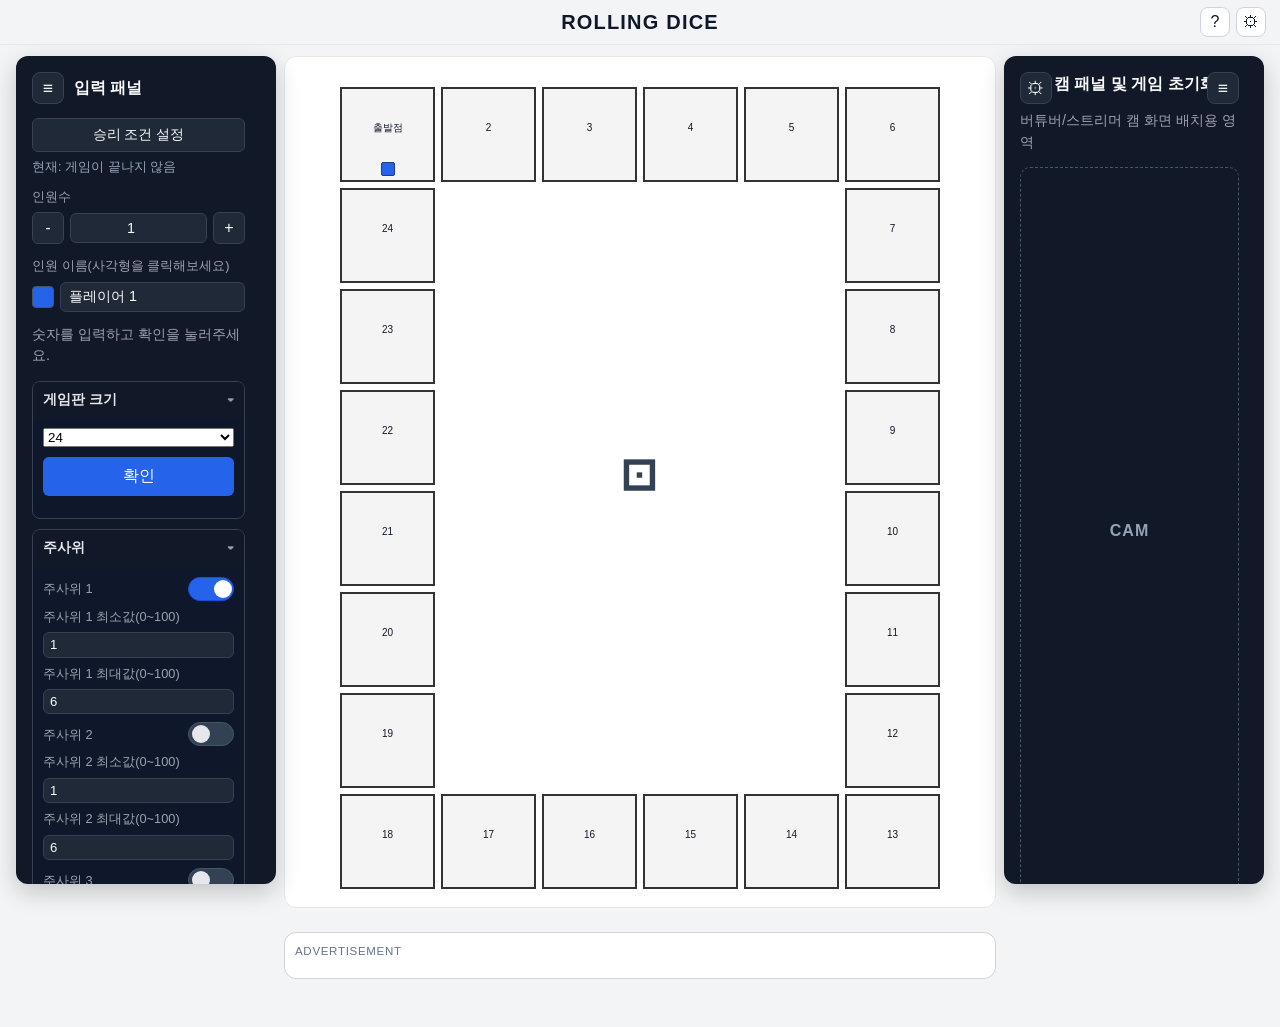
<file: index.html>
<!DOCTYPE html>
<html lang="ko">
<head>
  <meta charset="UTF-8" />
  <meta name="viewport" content="width=device-width, initial-scale=1.0" />
  <title>주루마블</title>
  <link rel="stylesheet" href="style.css" />
</head>
<body>
  <header class="app-header">
    <h1 class="app-title"><a class="app-title-link" href="main.html">ROLLING DICE</a></h1>
    <button id="openHelpBtn" type="button" aria-label="도움말 열기">?</button>
    <button id="openPageSettingsBtn" type="button" aria-label="페이지 설정 열기">⚙</button>
  </header>
  <button id="openSidebarBtn" type="button" aria-label="사이드바 펼치기">≡</button>
  <button id="openRightSidebarBtn" type="button" aria-label="오른쪽 사이드바 펼치기">≡</button>
  <div class="layout">
    <aside class="sidebar left-sidebar">
      <div id="leftResizeHandle" class="sidebar-resize-handle" aria-hidden="true"></div>
      <div class="sidebar-top">
        <button id="toggleSidebarBtn" type="button">≡</button>
        <span class="sidebar-title">입력 패널</span>
      </div>
      <div class="win-condition-control">
        <button id="openWinConditionBtn" type="button">승리 조건 설정</button>
        <div id="winConditionSummary" class="win-condition-summary">현재: 게임이 끝나지 않음</div>
      </div>
      <div class="player-count-control">
        <label class="style-label" for="playerCountInput">인원수</label>
        <div class="player-count-row">
          <button id="decreasePlayerBtn" type="button" aria-label="인원수 감소">-</button>
          <input id="playerCountInput" type="number" min="1" step="1" value="1" readonly />
          <button id="increasePlayerBtn" type="button" aria-label="인원수 증가">+</button>
        </div>
      </div>
      <div class="player-name-control">
        <label class="style-label">인원 이름(사각형을 클릭해보세요)</label>
        <div id="playerNameList" class="player-name-list"></div>
      </div>
      <p class="sidebar-help">숫자를 입력하고 확인을 눌러주세요.</p>

      <details class="sidebar-group" open>
        <summary class="sidebar-group-title">게임판 크기</summary>
        <div class="sidebar-group-content">
          <div class="sidebar-form">
            <div class="row">
              <select id="numberInput"></select>
              <button id="checkBtn" type="button">확인</button>
            </div>
          </div>
        </div>
      </details>

      <details class="sidebar-group" open>
        <summary class="sidebar-group-title">주사위</summary>
        <div class="sidebar-group-content">
          <div class="dice-style-form">
            <div id="diceRow1" class="dice-side-row">
              <div class="dice-toggle-row">
                <span class="style-label">주사위 1</span>
                <label class="toggle-switch">
                  <input id="dice1Enabled" type="checkbox" checked />
                  <span class="toggle-slider" aria-hidden="true"></span>
                </label>
              </div>
              <label class="style-label" for="dice1MinInput">주사위 1 최소값(0~100)</label>
              <input id="dice1MinInput" type="number" min="0" max="100" value="1" />
              <label class="style-label" for="dice1MaxInput">주사위 1 최대값(0~100)</label>
              <input id="dice1MaxInput" type="number" min="0" max="100" value="6" />
            </div>
            <div id="diceRow2" class="dice-side-row">
              <div class="dice-toggle-row">
                <span class="style-label">주사위 2</span>
                <label class="toggle-switch">
                  <input id="dice2Enabled" type="checkbox" />
                  <span class="toggle-slider" aria-hidden="true"></span>
                </label>
              </div>
              <label class="style-label" for="dice2MinInput">주사위 2 최소값(0~100)</label>
              <input id="dice2MinInput" type="number" min="0" max="100" value="1" />
              <label class="style-label" for="dice2MaxInput">주사위 2 최대값(0~100)</label>
              <input id="dice2MaxInput" type="number" min="0" max="100" value="6" />
            </div>
            <div id="diceRow3" class="dice-side-row">
              <div class="dice-toggle-row">
                <span class="style-label">주사위 3</span>
                <label class="toggle-switch">
                  <input id="dice3Enabled" type="checkbox" />
                  <span class="toggle-slider" aria-hidden="true"></span>
                </label>
              </div>
              <label class="style-label" for="dice3MinInput">주사위 3 최소값(0~100)</label>
              <input id="dice3MinInput" type="number" min="0" max="100" value="1" />
              <label class="style-label" for="dice3MaxInput">주사위 3 최대값(0~100)</label>
              <input id="dice3MaxInput" type="number" min="0" max="100" value="6" />
            </div>

            <button id="rollDiceBtn" type="button">주사위 굴리기</button>
            <div id="diceResult" class="dice-result"></div>
            <label class="style-label" for="diceTextSizeInput">결과 글자 크기</label>
            <input id="diceTextSizeInput" type="number" min="10" max="32" value="14" />
            <label class="style-label" for="diceTextColorInput">결과 글자 색</label>
            <input id="diceTextColorInput" type="color" value="#e5e7eb" />
            <label class="style-label" for="diceTextFamilyInput">결과 글꼴</label>
            <select id="diceTextFamilyInput">
              <option value="Arial, sans-serif">Arial</option>
              <option value="'Malgun Gothic', sans-serif">Malgun Gothic</option>
              <option value="'맑은 고딕', sans-serif">맑은 고딕</option>
              <option value="'Noto Sans KR', sans-serif">Noto Sans KR</option>
              <option value="'Courier New', monospace">Courier New</option>
            </select>
          </div>
        </div>
      </details>

      <details class="sidebar-group">
        <summary class="sidebar-group-title">텍스트 설정</summary>
        <div class="sidebar-group-content">
          <div class="text-style-form">
            <label class="style-label" for="fontSizeInput">글자 크기</label>
            <input id="fontSizeInput" type="number" min="8" max="24" value="10" />

            <label class="style-label" for="fontColorInput">글자 색</label>
            <input id="fontColorInput" type="color" value="#111827" />

            <label class="style-label" for="fontFamilyInput">글꼴</label>
            <select id="fontFamilyInput">
              <option value="Arial, sans-serif">Arial</option>
              <option value="'Malgun Gothic', sans-serif">Malgun Gothic</option>
              <option value="'맑은 고딕', sans-serif">맑은 고딕</option>
              <option value="'Noto Sans KR', sans-serif">Noto Sans KR</option>
              <option value="'Courier New', monospace">Courier New</option>
            </select>
          </div>
        </div>
      </details>

      <details class="sidebar-group">
        <summary class="sidebar-group-title">상자 설정</summary>
        <div class="sidebar-group-content">
          <div class="box-style-form">
            <label class="style-label" for="boxShapeInput">상자 모양</label>
            <select id="boxShapeInput">
              <option value="square">기본 상자</option>
              <option value="rounded">둥근 상자</option>
              <option value="circle">원형 상자</option>
              <option value="diamond">마름모 상자</option>
              <option value="ticket">티켓 상자</option>
              <option value="hexagon">육각형 상자</option>
            </select>

            <label class="style-label" for="boxRadiusInput">모서리 각도(px)</label>
            <input id="boxRadiusInput" type="number" min="0" max="30" value="0" />

            <label class="style-label" for="boxFillColorInput">배경색</label>
            <input id="boxFillColorInput" type="color" value="#f4f4f4" />

            <label class="style-label" for="boxBorderWidthInput">테두리 굵기(px)</label>
            <input id="boxBorderWidthInput" type="number" min="0" max="10" value="2" />

            <label class="style-label" for="boxBorderColorInput">테두리 색</label>
            <input id="boxBorderColorInput" type="color" value="#333333" />

            <label class="style-label" for="boxImageInput">상자 이미지</label>
            <input id="boxImageInput" type="file" accept="image/*" />
            <button id="clearBoxImageBtn" type="button">상자 이미지 제거</button>
          </div>
        </div>
      </details>

      <details class="sidebar-group">
        <summary class="sidebar-group-title">배경 설정</summary>
        <div class="sidebar-group-content">
          <div class="background-style-form">
            <label class="style-label" for="backgroundColorInput">배경 색</label>
            <input id="backgroundColorInput" type="color" value="#ffffff" />

            <label class="style-label" for="backgroundImageInput">배경 이미지</label>
            <input id="backgroundImageInput" type="file" accept="image/*" />
            <button id="clearBackgroundImageBtn" type="button">배경 이미지 제거</button>
          </div>
        </div>
      </details>

      <details class="sidebar-group">
        <summary class="sidebar-group-title">가운데 텍스트</summary>
        <div class="sidebar-group-content">
          <div class="center-text-form">
            <label class="style-label" for="centerTextInput">가운데 텍스트</label>
            <textarea id="centerTextInput" rows="3" placeholder="가운데에 표시할 텍스트"></textarea>
          </div>
        </div>
      </details>

      <details class="sidebar-group">
        <summary class="sidebar-group-title">목록</summary>
        <div class="sidebar-group-content">
          <div class="sidebar-list-wrap">
            <ul id="numberList" class="number-list"></ul>
          </div>
        </div>
      </details>

      <div class="reset-settings-wrap">
        <button id="resetAllSettingsBtn" type="button">설정 초기화</button>
      </div>
    </aside>

    <aside class="sidebar right-sidebar">
      <div id="rightResizeHandle" class="sidebar-resize-handle" aria-hidden="true"></div>
      <div class="sidebar-top">
        <button id="openCamSettingsBtn" type="button" aria-label="캠 패널 설정 열기">⚙</button>
        <button id="toggleRightSidebarBtn" type="button" aria-label="오른쪽 사이드바 접기">≡</button>
        <span id="camPanelTitle" class="sidebar-title">캠 패널 및 게임 초기화</span>
      </div>
      <p id="camPanelHelp" class="sidebar-help">버튜버/스트리머 캠 화면 배치용 영역</p>
      <div id="cameraSlot" class="camera-slot">
        <div id="cameraSlotLabel" class="camera-slot-label">CAM</div>
      </div>
      <button id="resetGameBtn" type="button" class="reset-game-btn">게임 초기화</button>
    </aside>

    <main class="content">
      <div id="boxContainer"></div>
      <div id="centerTextOverlay" class="center-text-overlay">
        <div id="centerDiceOverlay" class="center-dice-overlay" aria-hidden="true"></div>
        <div id="centerDiceResult" class="center-dice-result" aria-live="polite"></div>
        <div id="centerTextDisplay" class="center-text-display"></div>
      </div>
    </main>
  </div>

  <footer class="app-footer">
    <div class="ad-banner-wrap">
      <div class="ad-banner-label">ADVERTISEMENT</div>
      <!-- Google AdSense 배너 자리 -->
      
      <script async src="https://pagead2.googlesyndication.com/pagead/js/adsbygoogle.js?client=ca-pub-6275594997985179"
              crossorigin="anonymous"></script>
      <ins class="adsbygoogle"
           style="display:block"
           data-ad-client="ca-pub-6275594997985179"
           data-ad-slot="8625515571"
           data-ad-format="auto"
           data-full-width-responsive="true"></ins>
      <script>
           (adsbygoogle = window.adsbygoogle || []).push({});
      </script>
    </div>
  </footer>

  <div id="roleModal" class="role-modal" role="dialog" aria-modal="true" aria-hidden="true">
    <div class="role-modal-backdrop" data-close="1"></div>
    <div class="role-modal-content">
        <div class="role-modal-header">
        <div class="role-modal-title">특수칸 지정</div>
        <button id="roleModalCloseBtn" type="button" class="role-modal-close" aria-label="닫기">
          ×
        </button>
      </div>

      <div class="role-modal-body">
        <label class="style-label" for="roleSelect">특수칸</label>
        <select id="roleSelect"></select>
        <label class="style-label" for="roleNInput">n</label>
        <input id="roleNInput" type="number" min="1" max="120" value="3" />

        <div class="role-modal-effect">
          <div class="style-label">효과</div>
          <div id="roleEffectText" class="role-effect-text">선택해주세요.</div>
        </div>
      </div>

      <div class="role-modal-actions">
        <button id="roleClearBtn" type="button" class="role-clear-btn">특수칸 해제</button>
        <button id="roleApplyBtn" type="button" class="role-apply-btn">적용</button>
      </div>
    </div>
  </div>

  <div id="camModal" class="role-modal" role="dialog" aria-modal="true" aria-hidden="true">
    <div class="role-modal-backdrop" data-close-cam="1"></div>
    <div class="role-modal-content">
      <div class="role-modal-header">
        <div class="role-modal-title">캠 패널 설정</div>
        <button id="camModalCloseBtn" type="button" class="role-modal-close" aria-label="닫기">×</button>
      </div>
      <div class="role-modal-body">
        <div class="cam-panel-form">
          <label class="style-label" for="camPanelTitleInput">패널 제목</label>
          <input id="camPanelTitleInput" type="text" value="캠 패널 및 게임 초기화" />

          <label class="style-label" for="camPanelHelpInput">패널 설명</label>
          <input id="camPanelHelpInput" type="text" value="버튜버/스트리머 캠 화면 배치용 영역" />

          <label class="style-label" for="camPanelLabelInput">CAM 텍스트</label>
          <input id="camPanelLabelInput" type="text" value="CAM" />

          <label class="style-label" for="camSidebarBgColorInput">사이드바 배경색</label>
          <input id="camSidebarBgColorInput" type="color" value="#111827" />
          <label class="style-label" for="camSidebarImageInput">사이드바 배경 이미지</label>
          <input id="camSidebarImageInput" type="file" accept="image/*" />
          <button id="clearCamSidebarImageBtn" type="button">사이드바 이미지 제거</button>

          <label class="style-label" for="camSlotBgColorInput">CAM 영역 배경색</label>
          <input id="camSlotBgColorInput" type="color" value="#111827" />
          <label class="style-label" for="camSlotImageInput">CAM 영역 배경 이미지</label>
          <input id="camSlotImageInput" type="file" accept="image/*" />
          <button id="clearCamSlotImageBtn" type="button">CAM 이미지 제거</button>
        </div>
      </div>
    </div>
  </div>

  <div id="tokenModal" class="role-modal" role="dialog" aria-modal="true" aria-hidden="true">
    <div class="role-modal-backdrop" data-close-token="1"></div>
    <div class="role-modal-content">
      <div class="role-modal-header">
        <div class="role-modal-title">말 설정</div>
        <button id="tokenModalCloseBtn" type="button" class="role-modal-close" aria-label="닫기">×</button>
      </div>
      <div class="role-modal-body">
        <label class="style-label" for="tokenColorInput">말 색</label>
        <input id="tokenColorInput" type="color" value="#2563eb" />

        <label class="style-label" for="tokenSizeInput">말 크기(px)</label>
        <input id="tokenSizeInput" type="number" min="8" max="48" value="14" />

        <label class="style-label" for="tokenImageInput">말 이미지</label>
        <input id="tokenImageInput" type="file" accept="image/*" />
        <button id="clearTokenImageBtn" type="button">이미지 제거</button>
      </div>
    </div>
  </div>

  <div id="planeMoveModal" class="role-modal" role="dialog" aria-modal="true" aria-hidden="true">
    <div class="role-modal-backdrop" data-close-plane="1"></div>
    <div class="role-modal-content">
      <div class="role-modal-header">
        <div class="role-modal-title">비행기 이동</div>
        <button id="planeMoveModalCloseBtn" type="button" class="role-modal-close" aria-label="닫기">×</button>
      </div>
      <div class="role-modal-body">
        <label class="style-label" for="planeDestinationSelect">이동할 칸 선택</label>
        <select id="planeDestinationSelect"></select>
      </div>
      <div class="role-modal-actions">
        <button id="planeMoveApplyBtn" type="button" class="role-apply-btn">이동 적용</button>
      </div>
    </div>
  </div>

  <div id="winConditionModal" class="role-modal" role="dialog" aria-modal="true" aria-hidden="true">
    <div class="role-modal-backdrop" data-close-win="1"></div>
    <div class="role-modal-content">
      <div class="role-modal-header">
        <div class="role-modal-title">승리 조건 설정</div>
        <button id="winConditionModalCloseBtn" type="button" class="role-modal-close" aria-label="닫기">×</button>
      </div>
      <div class="role-modal-body">
        <label class="style-label" for="winConditionSelect">게임 종료 조건</label>
        <select id="winConditionSelect">
          <option value="firstNLaps">가장 먼저 n바퀴 돌면 게임 끝</option>
          <option value="allNLaps">모든 플레이어가 n바퀴 돌면 게임 끝</option>
          <option value="never">게임이 끝나지 않음</option>
        </select>
        <label id="winLapTargetLabel" class="style-label" for="winLapTargetInput">n 바퀴</label>
        <input id="winLapTargetInput" type="number" min="1" max="100" value="1" />
      </div>
      <div class="role-modal-actions">
        <button id="winConditionApplyBtn" type="button" class="role-apply-btn">적용</button>
      </div>
    </div>
  </div>

  <div id="pageSettingsModal" class="role-modal" role="dialog" aria-modal="true" aria-hidden="true">
    <div class="role-modal-backdrop" data-close-page="1"></div>
    <div class="role-modal-content">
      <div class="role-modal-header">
        <div class="role-modal-title">페이지 설정</div>
        <button id="pageSettingsModalCloseBtn" type="button" class="role-modal-close" aria-label="닫기">×</button>
      </div>
      <div class="role-modal-body">
        <label class="style-label" for="pageBgColorInput">페이지 배경색</label>
        <input id="pageBgColorInput" type="color" value="#f3f4f6" />
        <label class="style-label" for="pageBgImageInput">페이지 배경 이미지</label>
        <input id="pageBgImageInput" type="file" accept="image/*" />
        <button id="clearPageBgImageBtn" type="button">페이지 배경 이미지 제거</button>
      </div>
    </div>
  </div>

  <div id="helpModal" class="role-modal" role="dialog" aria-modal="true" aria-hidden="true">
    <div class="role-modal-backdrop" data-close-help="1"></div>
    <div class="role-modal-content">
      <div class="role-modal-header">
        <div class="role-modal-title">튜토리얼</div>
        <button id="helpModalCloseBtn" type="button" class="role-modal-close" aria-label="닫기">×</button>
      </div>
      <div class="role-modal-body">
        <div class="tutorial-note">일단 수정 하고 싶은 곳이 있다면 아마도 대부분 수정 가능합니다.</div>
        <div class="tutorial-note">화면이 이상하면 새로고침을 해주세요.</div>
        <div class="tutorial-carousel">
          <button id="helpPrevBtn" type="button" class="tutorial-nav tutorial-nav-left" aria-label="이전 튜토리얼">←</button>
          <div id="helpVisual" class="tutorial-visual" aria-live="polite"></div>
          <button id="helpNextBtn" type="button" class="tutorial-nav tutorial-nav-right" aria-label="다음 튜토리얼">→</button>
        </div>
        <div id="helpDots" class="tutorial-dots" aria-label="튜토리얼 페이지"></div>
        <div id="helpCaption" class="tutorial-caption"></div>
      </div>
    </div>
  </div>

  <script>
    const numberInput = document.getElementById("numberInput");
    const checkBtn = document.getElementById("checkBtn");
    const toggleSidebarBtn = document.getElementById("toggleSidebarBtn");
    const openSidebarBtn = document.getElementById("openSidebarBtn");
    const openRightSidebarBtn = document.getElementById("openRightSidebarBtn");
    const openCamSettingsBtn = document.getElementById("openCamSettingsBtn");
    const openHelpBtn = document.getElementById("openHelpBtn");
    const openPageSettingsBtn = document.getElementById("openPageSettingsBtn");
    const toggleRightSidebarBtn = document.getElementById("toggleRightSidebarBtn");
    const resetGameBtn = document.getElementById("resetGameBtn");
    const resetAllSettingsBtn = document.getElementById("resetAllSettingsBtn");
    const openWinConditionBtn = document.getElementById("openWinConditionBtn");
    const winConditionSummary = document.getElementById("winConditionSummary");
    const decreasePlayerBtn = document.getElementById("decreasePlayerBtn");
    const increasePlayerBtn = document.getElementById("increasePlayerBtn");
    const playerCountInput = document.getElementById("playerCountInput");
    const playerNameList = document.getElementById("playerNameList");
    const numberList = document.getElementById("numberList");
    const boxContainer = document.getElementById("boxContainer");
    const fontSizeInput = document.getElementById("fontSizeInput");
    const fontColorInput = document.getElementById("fontColorInput");
    const fontFamilyInput = document.getElementById("fontFamilyInput");
    const boxShapeInput = document.getElementById("boxShapeInput");
    const boxRadiusInput = document.getElementById("boxRadiusInput");
    const boxFillColorInput = document.getElementById("boxFillColorInput");
    const boxBorderWidthInput = document.getElementById("boxBorderWidthInput");
    const boxBorderColorInput = document.getElementById("boxBorderColorInput");
    const boxImageInput = document.getElementById("boxImageInput");
    const clearBoxImageBtn = document.getElementById("clearBoxImageBtn");
    const backgroundColorInput = document.getElementById("backgroundColorInput");
    const backgroundImageInput = document.getElementById("backgroundImageInput");
    const clearBackgroundImageBtn = document.getElementById("clearBackgroundImageBtn");
    const centerTextInput = document.getElementById("centerTextInput");
    const centerTextOverlay = document.getElementById("centerTextOverlay");
    const centerDiceOverlay = document.getElementById("centerDiceOverlay");
    const centerDiceResult = document.getElementById("centerDiceResult");
    const centerTextDisplay = document.getElementById("centerTextDisplay");
    const camPanelTitleInput = document.getElementById("camPanelTitleInput");
    const camPanelHelpInput = document.getElementById("camPanelHelpInput");
    const camPanelLabelInput = document.getElementById("camPanelLabelInput");
    const camSidebarBgColorInput = document.getElementById("camSidebarBgColorInput");
    const camSidebarImageInput = document.getElementById("camSidebarImageInput");
    const clearCamSidebarImageBtn = document.getElementById("clearCamSidebarImageBtn");
    const camSlotBgColorInput = document.getElementById("camSlotBgColorInput");
    const camSlotImageInput = document.getElementById("camSlotImageInput");
    const clearCamSlotImageBtn = document.getElementById("clearCamSlotImageBtn");
    const camPanelTitle = document.getElementById("camPanelTitle");
    const camPanelHelp = document.getElementById("camPanelHelp");
    const cameraSlot = document.getElementById("cameraSlot");
    const cameraSlotLabel = document.getElementById("cameraSlotLabel");
    const content = document.querySelector(".content");
    const dice1Enabled = document.getElementById("dice1Enabled");
    const dice2Enabled = document.getElementById("dice2Enabled");
    const dice3Enabled = document.getElementById("dice3Enabled");
    const dice1MinInput = document.getElementById("dice1MinInput");
    const dice1MaxInput = document.getElementById("dice1MaxInput");
    const dice2MinInput = document.getElementById("dice2MinInput");
    const dice2MaxInput = document.getElementById("dice2MaxInput");
    const dice3MinInput = document.getElementById("dice3MinInput");
    const dice3MaxInput = document.getElementById("dice3MaxInput");
    const rollDiceBtn = document.getElementById("rollDiceBtn");
    const diceResult = document.getElementById("diceResult");
    const diceTextSizeInput = document.getElementById("diceTextSizeInput");
    const diceTextColorInput = document.getElementById("diceTextColorInput");
    const diceTextFamilyInput = document.getElementById("diceTextFamilyInput");

    const roleModal = document.getElementById("roleModal");
    const roleSelect = document.getElementById("roleSelect");
    const roleNInput = document.getElementById("roleNInput");
    const roleEffectText = document.getElementById("roleEffectText");
    const roleApplyBtn = document.getElementById("roleApplyBtn");
    const roleClearBtn = document.getElementById("roleClearBtn");
    const roleModalCloseBtn = document.getElementById("roleModalCloseBtn");
    const camModal = document.getElementById("camModal");
    const camModalCloseBtn = document.getElementById("camModalCloseBtn");
    const tokenModal = document.getElementById("tokenModal");
    const tokenModalCloseBtn = document.getElementById("tokenModalCloseBtn");
    const tokenColorInput = document.getElementById("tokenColorInput");
    const tokenSizeInput = document.getElementById("tokenSizeInput");
    const tokenImageInput = document.getElementById("tokenImageInput");
    const clearTokenImageBtn = document.getElementById("clearTokenImageBtn");
    const planeMoveModal = document.getElementById("planeMoveModal");
    const planeMoveModalCloseBtn = document.getElementById("planeMoveModalCloseBtn");
    const planeDestinationSelect = document.getElementById("planeDestinationSelect");
    const planeMoveApplyBtn = document.getElementById("planeMoveApplyBtn");
    const pageSettingsModal = document.getElementById("pageSettingsModal");
    const pageSettingsModalCloseBtn = document.getElementById("pageSettingsModalCloseBtn");
    const pageBgColorInput = document.getElementById("pageBgColorInput");
    const pageBgImageInput = document.getElementById("pageBgImageInput");
    const clearPageBgImageBtn = document.getElementById("clearPageBgImageBtn");
    const helpModal = document.getElementById("helpModal");
    const helpModalCloseBtn = document.getElementById("helpModalCloseBtn");
    const helpPrevBtn = document.getElementById("helpPrevBtn");
    const helpNextBtn = document.getElementById("helpNextBtn");
    const helpVisual = document.getElementById("helpVisual");
    const helpDots = document.getElementById("helpDots");
    const helpCaption = document.getElementById("helpCaption");
    const winConditionModal = document.getElementById("winConditionModal");
    const winConditionModalCloseBtn = document.getElementById("winConditionModalCloseBtn");
    const winConditionSelect = document.getElementById("winConditionSelect");
    const winLapTargetInput = document.getElementById("winLapTargetInput");
    const winLapTargetLabel = document.getElementById("winLapTargetLabel");
    const winConditionApplyBtn = document.getElementById("winConditionApplyBtn");
    const leftResizeHandle = document.getElementById("leftResizeHandle");
    const rightResizeHandle = document.getElementById("rightResizeHandle");

    let lastRenderedTotal = null;
    let listLabels = [];
    let itemStyles = [];
    let roleTexts = [];
    let roleNValues = [];
    let startBoxIndex = null;
    let boxImageUrl = "";
    let backgroundImageUrl = "";
    let pageBackgroundImageUrl = "";
    let leftSidebarWidth = 260;
    let rightSidebarWidth = 260;
    let camSidebarImageUrl = "";
    let camSlotImageUrl = "";
    let playerNames = ["플레이어 1"];
    let playerTokenStyles = [{ color: "#2563eb", size: 14, imageUrl: "" }];
    let playerPositions = [0];
    let currentPlayerIndex = 0;
    let directionSign = 1; // 1: 시계방향, -1: 반시계방향
    let playerJailTurns = [0];
    let playerLapCounts = [0];
    let tokenModalPlayerIndex = null;
    let pendingPlaneDecision = null;
    let isRestoringState = false;
    let persistTimer = null;
    let winConditionType = "never";
    let winConditionLapTarget = 1;
    let gameEnded = false;
    let helpSlideIndex = 0;

    const STORAGE_KEY = "rollingDiceGameStateV1";
    const BACKGROUND_IMAGE_STORAGE_KEY = "rollingDiceBackgroundImageV1";
    const PLAYER_TOKEN_IMAGES_STORAGE_KEY = "rollingDicePlayerTokenImagesV1";
    const CAM_PANEL_IMAGES_STORAGE_KEY = "rollingDiceCamPanelImagesV1";
    const PAGE_BACKGROUND_IMAGE_STORAGE_KEY = "rollingDicePageBackgroundImageV1";

    const ROLE_DEFS = [
      {
        id: "start",
        name: "시작",
        effect: "모노폴리 시작 칸으로 취급됩니다. (게임 규칙 연결 예정)"
      },
      {
        id: "forwardN",
        name: "앞으로 n칸",
        effect: "앞으로 n칸 이동합니다. (n 값은 추후 구현)"
      },
      {
        id: "backwardN",
        name: "뒤로 n칸",
        effect: "뒤로 n칸 이동합니다. (n 값은 추후 구현)"
      },
      {
        id: "reverseDirection",
        name: "진행 방향 반전",
        effect: "현재 진행 방향을 반대로 바꿉니다. (게임 규칙 연결 예정)"
      },
      {
        id: "jail",
        name: "감옥",
        effect: "감옥 상태가 됩니다. (감옥 규칙 연결 예정)"
      },
      {
        id: "goToJail",
        name: "감옥 가기",
        effect: "즉시 감옥 칸으로 이동합니다. (게임 규칙 연결 예정)"
      },
      {
        id: "plane",
        name: "비행기",
        effect: "비행기 칸입니다. (목적지/연결 규칙 추후 구현)"
      },
      {
        id: "goToPlane",
        name: "비행기 가기",
        effect: "비행기 목적지 칸으로 이동합니다. (게임 규칙 연결 예정)"
      }
    ];

    const HELP_SLIDES = [
      {
        title: "1) 게임판 크기 선택",
        mockHtml: `
          <div class="tutorial-mock-card">
            <div class="tutorial-mock-label">게임판 크기</div>
            <div class="tutorial-mock-select">24</div>
            <div class="tutorial-mock-btn">확인</div>
          </div>
        `,
        caption: "[위치: 왼쪽 사이드바] 왼쪽 입력 패널 상단의 게임판 크기에서 24를 선택하고 바로 아래 확인 버튼을 누르세요. 적용되면 보드 테두리 칸 수가 즉시 바뀌고, 목록 개수도 같은 수로 다시 생성됩니다. 테스트용으로는 24 또는 30이 가장 확인하기 쉽습니다."
      },
      {
        title: "2) 승리 조건 설정",
        mockHtml: `
          <div class="tutorial-mock-card">
            <div class="tutorial-mock-label">게임 종료 조건</div>
            <div class="tutorial-mock-select">가장 먼저 n바퀴 돌면 게임 끝</div>
            <div class="tutorial-mock-inline">
              <div class="tutorial-mock-label">n 바퀴</div>
              <div class="tutorial-mock-input">1</div>
            </div>
            <div class="tutorial-mock-btn">적용</div>
          </div>
        `,
        visual: "승리 조건: 가장 먼저 n바퀴, n=1",
        caption: "[위치: 왼쪽 사이드바 상단] 입력 패널 맨 위 승리 조건 설정 버튼을 눌러 팝업을 엽니다. 짧게 테스트할 때는 '가장 먼저 n바퀴' + n=1, 실제 플레이는 n=2~3을 권장합니다. '게임이 끝나지 않음'을 선택하면 종료 판정 없이 계속 진행됩니다."
      },
      {
        title: "3) 인원/말 설정",
        mockHtml: `
          <div class="tutorial-mock-card">
            <div class="tutorial-mock-label">인원수</div>
            <div class="tutorial-mock-stepper">
              <span class="tutorial-mock-step-btn">-</span>
              <span class="tutorial-mock-step-value">2</span>
              <span class="tutorial-mock-step-btn">+</span>
            </div>
            <div class="tutorial-mock-player-row">
              <span class="tutorial-mock-token"></span>
              <span class="tutorial-mock-player-name">플레이어 1</span>
            </div>
            <div class="tutorial-mock-player-row">
              <span class="tutorial-mock-token tutorial-mock-token-alt"></span>
              <span class="tutorial-mock-player-name">플레이어 2</span>
            </div>
          </div>
        `,
        visual: "인원수 2명, 플레이어 이름/말 색상 지정",
        caption: "[위치: 왼쪽 사이드바] 인원수의 + / - 버튼으로 플레이어 수를 먼저 맞춘 뒤, 아래 이름 입력칸을 수정하세요. 각 이름 왼쪽의 작은 사각형 버튼을 누르면 말 설정 팝업이 열리고, 색상/크기/이미지를 지정할 수 있습니다. 설정 후 보드 칸 안 말 모양이 즉시 바뀌면 정상입니다."
      },
      {
        title: "4) 특수칸 지정",
        mockHtml: `
          <div class="tutorial-mock-card">
            <div class="tutorial-mock-label">칸 설정 예시</div>
            <div class="tutorial-mock-chip-row">
              <span class="tutorial-mock-chip">5번: 앞으로 2칸</span>
              <span class="tutorial-mock-chip">9번: 감옥</span>
              <span class="tutorial-mock-chip">13번: 비행기</span>
            </div>
            <div class="tutorial-mock-note">칸 톱니 버튼 → 특수칸 → 적용</div>
          </div>
        `,
        visual: "예시: 5번 앞으로2칸 / 9번 감옥 / 13번 비행기",
        caption: "[위치: 왼쪽 사이드바의 목록 섹션] 왼쪽 목록에서 원하는 칸의 톱니 버튼을 눌러 상세 패널을 열고, 특수칸 버튼으로 종류를 지정합니다. 예: 5번 앞으로 2칸, 9번 감옥, 13번 비행기. 적용 후 해당 칸 이름이 특수칸 이름으로 바뀌고, 실제 이동 시 효과가 발동합니다."
      },
      {
        title: "5) 주사위 설정",
        mockHtml: `
          <div class="tutorial-mock-card">
            <div class="tutorial-mock-dice-row">
              <span>주사위 1</span>
              <span class="tutorial-mock-toggle on"></span>
            </div>
            <div class="tutorial-mock-inline">
              <div class="tutorial-mock-input">최소 1</div>
              <div class="tutorial-mock-input">최대 6</div>
            </div>
            <div class="tutorial-mock-dice-row">
              <span>주사위 2/3</span>
              <span class="tutorial-mock-toggle"></span>
            </div>
          </div>
        `,
        visual: "주사위1 ON(1~6), 주사위2/3 OFF",
        caption: "[위치: 왼쪽 사이드바의 주사위 섹션] 주사위 1~3 각각 ON/OFF를 정하고, 켠 주사위만 최소/최대값 범위에서 랜덤으로 굴러갑니다. 처음에는 주사위1만 ON(1~6)으로 두면 디버깅이 쉽습니다. 최대값은 최소값보다 작게 둘 수 없고 자동 보정됩니다."
      },
      {
        title: "6) 턴 진행",
        mockHtml: `
          <div class="tutorial-mock-card">
            <div class="tutorial-mock-center-dice">⚀ ⚁</div>
            <div class="tutorial-mock-btn">주사위 굴리기</div>
            <div class="tutorial-mock-note">특수칸 팝업이 뜨면 선택 완료 후 다음 턴</div>
          </div>
        `,
        visual: "가운데 주사위 클릭 또는 주사위 굴리기",
        caption: "[위치: 중앙 보드(주사위 아이콘) 또는 왼쪽 사이드바(주사위 굴리기)] 가운데 주사위 아이콘 또는 왼쪽의 주사위 굴리기 버튼을 눌러 현재 차례 플레이어를 이동시킵니다. 결과 문구에 '누가 몇 번에서 몇 번으로 이동했는지'가 표시되고, 특수칸 효과도 함께 출력됩니다. 비행기 팝업이 뜨면 목적지를 선택해야 턴이 완료됩니다."
      },
      {
        title: "7) 초기화 차이",
        mockHtml: `
          <div class="tutorial-mock-card">
            <div class="tutorial-mock-inline">
              <div class="tutorial-mock-btn tutorial-mock-btn-muted">설정 초기화</div>
              <div class="tutorial-mock-btn tutorial-mock-btn-danger">게임 초기화</div>
            </div>
            <div class="tutorial-mock-note">설정 초기화: 옵션 전체 / 게임 초기화: 말 위치와 턴</div>
          </div>
        `,
        visual: "설정 초기화 vs 게임 초기화",
        caption: "[위치: 설정 초기화=왼쪽 사이드바 하단 / 게임 초기화=오른쪽 사이드바 하단] 설정 초기화(왼쪽 하단)는 칸 수/스타일/특수칸/주사위/승리조건 등 입력 패널 설정 전체를 기본값으로 되돌립니다. 게임 초기화(오른쪽 패널 하단)는 말 위치, 턴, 방향, 감옥 상태 같은 진행 정보만 초기화하고 시각 설정은 유지합니다."
      }
    ];

    function fileToDataUrl(file) {
      return new Promise((resolve, reject) => {
        const reader = new FileReader();
        reader.onload = () => resolve(String(reader.result || ""));
        reader.onerror = reject;
        reader.readAsDataURL(file);
      });
    }

    function resizeImageDataUrl(dataUrl, maxSide = 1600) {
      return new Promise((resolve) => {
        const img = new Image();
        img.onload = () => {
          const width = img.width || 0;
          const height = img.height || 0;
          if (width <= maxSide && height <= maxSide) {
            resolve(dataUrl);
            return;
          }

          const ratio = Math.min(maxSide / width, maxSide / height);
          const targetW = Math.max(1, Math.round(width * ratio));
          const targetH = Math.max(1, Math.round(height * ratio));
          const canvas = document.createElement("canvas");
          canvas.width = targetW;
          canvas.height = targetH;
          const ctx = canvas.getContext("2d");
          if (!ctx) {
            resolve(dataUrl);
            return;
          }

          ctx.drawImage(img, 0, 0, targetW, targetH);
          const resized = canvas.toDataURL("image/jpeg", 0.82);
          resolve(resized || dataUrl);
        };
        img.onerror = () => resolve(dataUrl);
        img.src = dataUrl;
      });
    }

    function persistBackgroundImageNow() {
      try {
        localStorage.setItem(BACKGROUND_IMAGE_STORAGE_KEY, backgroundImageUrl || "");
      } catch (error) {
        console.warn("배경 이미지 저장 실패", error);
      }
    }

    function persistPlayerTokenImagesNow() {
      try {
        const images = playerTokenStyles.map((style) => String(style?.imageUrl || ""));
        localStorage.setItem(PLAYER_TOKEN_IMAGES_STORAGE_KEY, JSON.stringify(images));
      } catch (error) {
        console.warn("말 이미지 저장 실패", error);
      }
    }

    function persistCamPanelImagesNow() {
      try {
        const payload = {
          sidebarImageUrl: camSidebarImageUrl || "",
          slotImageUrl: camSlotImageUrl || ""
        };
        localStorage.setItem(CAM_PANEL_IMAGES_STORAGE_KEY, JSON.stringify(payload));
      } catch (error) {
        console.warn("캠 패널 이미지 저장 실패", error);
      }
    }

    function persistPageBackgroundImageNow() {
      try {
        localStorage.setItem(PAGE_BACKGROUND_IMAGE_STORAGE_KEY, pageBackgroundImageUrl || "");
      } catch (error) {
        console.warn("페이지 배경 이미지 저장 실패", error);
      }
    }

    function buildPersistedState() {
      return {
        numberInput: numberInput.value,
        playerCount: playerCountInput.value,
        playerNames,
        playerTokenStyles,
        playerPositions,
        currentPlayerIndex,
        directionSign,
        playerJailTurns,
        playerLapCounts,
        lastRenderedTotal,
        listLabels,
        itemStyles,
        roleTexts,
        roleNValues,
        startBoxIndex,
        dice: {
          enabled: [dice1Enabled.checked, dice2Enabled.checked, dice3Enabled.checked],
          min: [dice1MinInput.value, dice2MinInput.value, dice3MinInput.value],
          max: [dice1MaxInput.value, dice2MaxInput.value, dice3MaxInput.value],
          result: diceResult.textContent || "",
          centerResult: centerDiceResult.textContent || ""
        },
        diceTextStyle: {
          size: diceTextSizeInput.value,
          color: diceTextColorInput.value,
          family: diceTextFamilyInput.value
        },
        textStyle: {
          size: fontSizeInput.value,
          color: fontColorInput.value,
          family: fontFamilyInput.value
        },
        boxStyle: {
          shape: boxShapeInput.value,
          radius: boxRadiusInput.value,
          fill: boxFillColorInput.value,
          borderWidth: boxBorderWidthInput.value,
          borderColor: boxBorderColorInput.value,
          imageUrl: boxImageUrl
        },
        background: {
          color: backgroundColorInput.value,
          imageUrl: backgroundImageUrl
        },
        centerText: centerTextInput.value,
        camPanel: {
          title: camPanelTitleInput.value,
          help: camPanelHelpInput.value,
          label: camPanelLabelInput.value,
          sidebarBgColor: camSidebarBgColorInput.value,
          sidebarImageUrl: camSidebarImageUrl,
          slotBgColor: camSlotBgColorInput.value,
          slotImageUrl: camSlotImageUrl
        },
        pageBackground: {
          color: pageBgColorInput.value,
          imageUrl: pageBackgroundImageUrl
        },
        layout: {
          leftSidebarWidth,
          rightSidebarWidth
        },
        winCondition: {
          type: winConditionType,
          lapTarget: winConditionLapTarget,
          gameEnded
        }
      };
    }

    function persistStateNow() {
      if (isRestoringState) return;
      try {
        localStorage.setItem(STORAGE_KEY, JSON.stringify(buildPersistedState()));
      } catch (error) {
        // 전체 상태 저장이 실패해도 배경 이미지는 별도 키에 저장 시도
        persistBackgroundImageNow();
        persistPlayerTokenImagesNow();
        persistCamPanelImagesNow();
        persistPageBackgroundImageNow();
        console.warn("전체 상태 저장 실패", error);
      }
    }

    function schedulePersistState() {
      if (isRestoringState) return;
      if (persistTimer) {
        clearTimeout(persistTimer);
      }
      persistTimer = setTimeout(() => {
        persistStateNow();
      }, 120);
    }

    function restoreStateFromStorage() {
      const raw = localStorage.getItem(STORAGE_KEY);
      if (!raw) return;

      let saved = null;
      try {
        saved = JSON.parse(raw);
      } catch {
        return;
      }
      if (!saved || typeof saved !== "object") return;

      isRestoringState = true;
      try {
        if (saved.numberInput) numberInput.value = String(saved.numberInput);
        if (saved.playerCount) playerCountInput.value = String(saved.playerCount);
        if (Array.isArray(saved.playerNames)) playerNames = saved.playerNames.slice();
        if (Array.isArray(saved.playerTokenStyles)) playerTokenStyles = saved.playerTokenStyles.slice();
        const standaloneTokenImagesRaw = localStorage.getItem(PLAYER_TOKEN_IMAGES_STORAGE_KEY);
        if (standaloneTokenImagesRaw) {
          try {
            const standaloneTokenImages = JSON.parse(standaloneTokenImagesRaw);
            if (Array.isArray(standaloneTokenImages)) {
              for (let i = 0; i < standaloneTokenImages.length; i += 1) {
                const imageUrl = String(standaloneTokenImages[i] || "");
                if (!playerTokenStyles[i]) {
                  playerTokenStyles[i] = { color: "#2563eb", size: 14, imageUrl: "" };
                }
                if (imageUrl) {
                  playerTokenStyles[i].imageUrl = imageUrl;
                }
              }
            }
          } catch {
            // ignore parse error
          }
        }
        if (Array.isArray(saved.playerPositions)) playerPositions = saved.playerPositions.slice();
        if (typeof saved.currentPlayerIndex === "number") currentPlayerIndex = Math.max(0, saved.currentPlayerIndex);
        if (typeof saved.directionSign === "number") directionSign = saved.directionSign === -1 ? -1 : 1;
        if (Array.isArray(saved.playerJailTurns)) playerJailTurns = saved.playerJailTurns.slice();
        if (Array.isArray(saved.playerLapCounts)) playerLapCounts = saved.playerLapCounts.slice();

        if (Array.isArray(saved.listLabels)) listLabels = saved.listLabels.slice();
        if (Array.isArray(saved.itemStyles)) itemStyles = saved.itemStyles.slice();
        if (Array.isArray(saved.roleTexts)) roleTexts = saved.roleTexts.slice();
        if (Array.isArray(saved.roleNValues)) roleNValues = saved.roleNValues.slice();
        if (typeof saved.startBoxIndex === "number" || saved.startBoxIndex === null) startBoxIndex = saved.startBoxIndex;

        if (saved.textStyle) {
          fontSizeInput.value = String(saved.textStyle.size ?? fontSizeInput.value);
          fontColorInput.value = String(saved.textStyle.color ?? fontColorInput.value);
          fontFamilyInput.value = String(saved.textStyle.family ?? fontFamilyInput.value);
        }
        if (saved.boxStyle) {
          boxShapeInput.value = String(saved.boxStyle.shape ?? boxShapeInput.value);
          boxRadiusInput.value = String(saved.boxStyle.radius ?? boxRadiusInput.value);
          boxFillColorInput.value = String(saved.boxStyle.fill ?? boxFillColorInput.value);
          boxBorderWidthInput.value = String(saved.boxStyle.borderWidth ?? boxBorderWidthInput.value);
          boxBorderColorInput.value = String(saved.boxStyle.borderColor ?? boxBorderColorInput.value);
          boxImageUrl = String(saved.boxStyle.imageUrl ?? "");
        }
        if (saved.background) {
          backgroundColorInput.value = String(saved.background.color ?? backgroundColorInput.value);
          backgroundImageUrl = String(saved.background.imageUrl ?? "");
        }
        if (saved.pageBackground) {
          pageBgColorInput.value = String(saved.pageBackground.color ?? pageBgColorInput.value);
          pageBackgroundImageUrl = String(saved.pageBackground.imageUrl ?? "");
        }
        if (saved.layout) {
          if (typeof saved.layout.leftSidebarWidth === "number") {
            leftSidebarWidth = Math.min(460, Math.max(220, Math.round(saved.layout.leftSidebarWidth)));
          }
          if (typeof saved.layout.rightSidebarWidth === "number") {
            rightSidebarWidth = Math.min(460, Math.max(220, Math.round(saved.layout.rightSidebarWidth)));
          }
        }
        if (saved.winCondition) {
          winConditionType = String(saved.winCondition.type || "never");
          winConditionLapTarget = Math.min(100, Math.max(1, Number(saved.winCondition.lapTarget) || 1));
          gameEnded = Boolean(saved.winCondition.gameEnded);
        }
        const standaloneBackground = localStorage.getItem(BACKGROUND_IMAGE_STORAGE_KEY);
        if (standaloneBackground !== null) {
          backgroundImageUrl = standaloneBackground;
        }
        const standalonePageBackground = localStorage.getItem(PAGE_BACKGROUND_IMAGE_STORAGE_KEY);
        if (standalonePageBackground !== null) {
          pageBackgroundImageUrl = standalonePageBackground;
        }
        if (typeof saved.centerText === "string") {
          centerTextInput.value = saved.centerText;
        }
        if (saved.camPanel) {
          camPanelTitleInput.value = String(saved.camPanel.title ?? camPanelTitleInput.value);
          camPanelHelpInput.value = String(saved.camPanel.help ?? camPanelHelpInput.value);
          camPanelLabelInput.value = String(saved.camPanel.label ?? camPanelLabelInput.value);
          camSidebarBgColorInput.value = String(saved.camPanel.sidebarBgColor ?? saved.camPanel.bgColor ?? camSidebarBgColorInput.value);
          camSlotBgColorInput.value = String(saved.camPanel.slotBgColor ?? saved.camPanel.bgColor ?? camSlotBgColorInput.value);
          camSidebarImageUrl = String(saved.camPanel.sidebarImageUrl ?? "");
          camSlotImageUrl = String(saved.camPanel.slotImageUrl ?? saved.camPanel.imageUrl ?? "");
        }
        const standaloneCamImagesRaw = localStorage.getItem(CAM_PANEL_IMAGES_STORAGE_KEY);
        if (standaloneCamImagesRaw) {
          try {
            const standaloneCamImages = JSON.parse(standaloneCamImagesRaw);
            camSidebarImageUrl = String(standaloneCamImages?.sidebarImageUrl || camSidebarImageUrl || "");
            camSlotImageUrl = String(standaloneCamImages?.slotImageUrl || camSlotImageUrl || "");
          } catch {
            // ignore parse error
          }
        }
        if (saved.dice) {
          const enabled = saved.dice.enabled || [];
          const min = saved.dice.min || [];
          const max = saved.dice.max || [];
          dice1Enabled.checked = Boolean(enabled[0]);
          dice2Enabled.checked = Boolean(enabled[1]);
          dice3Enabled.checked = Boolean(enabled[2]);
          if (min[0] !== undefined) dice1MinInput.value = String(min[0]);
          if (min[1] !== undefined) dice2MinInput.value = String(min[1]);
          if (min[2] !== undefined) dice3MinInput.value = String(min[2]);
          if (max[0] !== undefined) dice1MaxInput.value = String(max[0]);
          if (max[1] !== undefined) dice2MaxInput.value = String(max[1]);
          if (max[2] !== undefined) dice3MaxInput.value = String(max[2]);
          diceResult.textContent = String(saved.dice.result || "");
          centerDiceResult.textContent = String(saved.dice.centerResult || "");
        }
        if (saved.diceTextStyle) {
          diceTextSizeInput.value = String(saved.diceTextStyle.size ?? diceTextSizeInput.value);
          diceTextColorInput.value = String(saved.diceTextStyle.color ?? diceTextColorInput.value);
          diceTextFamilyInput.value = String(saved.diceTextStyle.family ?? diceTextFamilyInput.value);
        }

        // 인원/리스트/보드 재구성
        renderPlayerNameList();
        const parsed = Number(numberInput.value);
        if (parsed >= 6 && parsed % 6 === 0) {
          lastRenderedTotal = parsed;
        }
        if (lastRenderedTotal !== null) {
          if (!Array.isArray(listLabels) || listLabels.length !== lastRenderedTotal) {
            listLabels = Array.from({ length: lastRenderedTotal }, (_, index) => getListLabel(index + 1));
          }
          if (!Array.isArray(itemStyles) || itemStyles.length !== lastRenderedTotal) {
            itemStyles = Array.from({ length: lastRenderedTotal }, () => ({}));
          }
          if (!Array.isArray(roleTexts) || roleTexts.length !== lastRenderedTotal) {
            roleTexts = Array.from({ length: lastRenderedTotal }, () => "");
          }
          if (!Array.isArray(roleNValues) || roleNValues.length !== lastRenderedTotal) {
            roleNValues = Array.from({ length: lastRenderedTotal }, () => 3);
          }
          renderList(lastRenderedTotal);
          renderBoard(lastRenderedTotal);
        }

        applyTextStyle();
        applyBackgroundStyle();
        applyCenterText();
        applyCamPanelStyle();
        applyPageBackgroundStyle();
        applySidebarWidths();
        updateWinConditionSummary();
        syncDiceEnabledUI();
        applyDiceResultStyle();
      } finally {
        isRestoringState = false;
      }
    }

    function normalizeRoleId(roleValue) {
      if (!roleValue) return "";
      if (roleValue === "시작") return "start";
      return roleValue;
    }

    function getRoleName(roleId) {
      const normalized = normalizeRoleId(roleId);
      const found = ROLE_DEFS.find((r) => r.id === normalized);
      return found ? found.name : normalized;
    }

    function getRoleEffect(roleId) {
      const normalized = normalizeRoleId(roleId);
      const found = ROLE_DEFS.find((r) => r.id === normalized);
      return found ? found.effect : "";
    }

    function getSpecialTileLabel(index) {
      const roleId = roleTexts[index];
      if (!roleId) return "";
      const normalized = normalizeRoleId(roleId);
      const n = roleNValues[index] ?? 3;

      if (normalized === "forwardN") return `앞으로 ${n}칸`;
      if (normalized === "backwardN") return `뒤로 ${n}칸`;

      const found = ROLE_DEFS.find((r) => r.id === normalized);
      return found ? found.name : normalized;
    }

    function getSpecialTileStatusText(index) {
      if (startBoxIndex === index) {
        return "현재 특수칸: 시작";
      }

      const label = getSpecialTileLabel(index);
      return label ? `현재 특수칸: ${label}` : "현재 특수칸: 없음";
    }

    function hasSpecialTile(index) {
      return startBoxIndex === index || Boolean(normalizeRoleId(roleTexts[index]));
    }

    function getDisplayTileLabel(index) {
      if (startBoxIndex === index) {
        return "출발점";
      }
      const specialLabel = getSpecialTileLabel(index);
      if (specialLabel) {
        return specialLabel;
      }
      return listLabels[index] ?? getListLabel(index + 1);
    }

    function syncRoleNInputUI(loadStoredValue = false) {
      const roleId = roleSelect.value;
      const needN = roleId === "forwardN" || roleId === "backwardN";
      roleNInput.disabled = !needN;
      if (loadStoredValue && needN && roleModalIndex !== null) {
        roleNInput.value = String(roleNValues[roleModalIndex] ?? 3);
      }
    }

    let roleModalIndex = null;

    function updateRoleEffectText() {
      syncRoleNInputUI();

      const roleId = roleSelect.value;
      const n = Math.min(120, Math.max(1, Number(roleNInput.value) || 1));

      if (!roleId) {
        roleEffectText.textContent = "해제 상태입니다.";
        return;
      }

      if (roleId === "forwardN") {
        roleEffectText.textContent = `앞으로 ${n}칸 이동합니다.`;
        return;
      }

      if (roleId === "backwardN") {
        roleEffectText.textContent = `뒤로 ${n}칸 이동합니다.`;
        return;
      }

      roleEffectText.textContent = getRoleEffect(roleId);
    }

    function closeRoleModal() {
      roleModalIndex = null;
      roleModal.setAttribute("aria-hidden", "true");
    }

    function openRoleModal(index) {
      roleModalIndex = index;

      // roleSelect 옵션 구성
      roleSelect.innerHTML = "";

      const noneOption = document.createElement("option");
      noneOption.value = "";
      noneOption.textContent = "해제(없음)";
      roleSelect.appendChild(noneOption);

      const startOption = document.createElement("option");
      startOption.value = "start";
      startOption.textContent = "시작";
      if (startBoxIndex !== null && startBoxIndex !== index) {
        startOption.disabled = true;
      }
      roleSelect.appendChild(startOption);

      ROLE_DEFS.filter((r) => r.id !== "start").forEach((r) => {
        const opt = document.createElement("option");
        opt.value = r.id;
        opt.textContent = r.name;
        roleSelect.appendChild(opt);
      });

      // 현재 선택 반영
      const currentId = startBoxIndex === index ? "start" : normalizeRoleId(roleTexts[index]);
      roleSelect.value = currentId || "";

      syncRoleNInputUI(true);
      updateRoleEffectText();

      roleModal.setAttribute("aria-hidden", "false");
    }

    function applyRoleFromModal() {
      if (roleModalIndex === null) return;

      const selected = roleSelect.value; // '' | 'start' | other

      if (selected === "") {
        // 해제
        if (startBoxIndex === roleModalIndex) {
          startBoxIndex = null;
        }
        roleTexts[roleModalIndex] = "";
        roleNValues[roleModalIndex] = 3;
      } else if (selected === "start") {
        // 시작은 전체에 1개만 존재하며, 다른 칸의 시작은 건드리지 못합니다.
        if (startBoxIndex !== null && startBoxIndex !== roleModalIndex) {
          return;
        }
        startBoxIndex = roleModalIndex;
        roleTexts[roleModalIndex] = "start";
        roleNValues[roleModalIndex] = 3;
      } else {
        // 일반 특수칸 이벤트
        if (startBoxIndex === roleModalIndex) {
          startBoxIndex = null;
        }
        roleTexts[roleModalIndex] = selected;

        if (selected === "forwardN" || selected === "backwardN") {
          const n = Math.min(120, Math.max(1, Number(roleNInput.value) || 1));
          roleNValues[roleModalIndex] = n;
        } else {
          roleNValues[roleModalIndex] = 3;
        }
      }

      closeRoleModal();
      if (lastRenderedTotal !== null) {
        renderList(lastRenderedTotal);
        renderBoard(lastRenderedTotal);
      }
      schedulePersistState();
    }

    function getListLabel(index) {
      return String(index);
    }

    function initNumberOptions() {
      numberInput.innerHTML = "";
      for (let value = 6; value <= 120; value += 6) {
        const option = document.createElement("option");
        option.value = String(value);
        option.textContent = String(value);
        numberInput.appendChild(option);
      }
      numberInput.value = "24";
    }

    function syncDiceEnabledUI() {
      enforceDiceRangeValues();
      dice1MinInput.disabled = !dice1Enabled.checked;
      dice1MaxInput.disabled = !dice1Enabled.checked;
      dice2MinInput.disabled = !dice2Enabled.checked;
      dice2MaxInput.disabled = !dice2Enabled.checked;
      dice3MinInput.disabled = !dice3Enabled.checked;
      dice3MaxInput.disabled = !dice3Enabled.checked;

      syncCenterDiceIcons();
    }

    function applyDiceResultStyle() {
      const size = Math.min(32, Math.max(10, Number(diceTextSizeInput.value) || 14));
      diceTextSizeInput.value = String(size);
      const color = diceTextColorInput.value || "#e5e7eb";
      const family = diceTextFamilyInput.value || "Arial, sans-serif";

      diceResult.style.fontSize = `${size}px`;
      diceResult.style.color = color;
      diceResult.style.fontFamily = family;

      centerDiceResult.style.fontSize = `${size}px`;
      centerDiceResult.style.color = color;
      centerDiceResult.style.fontFamily = family;
    }

    function enforceDiceRangeValues() {
      const pairs = [
        [dice1MinInput, dice1MaxInput],
        [dice2MinInput, dice2MaxInput],
        [dice3MinInput, dice3MaxInput]
      ];

      pairs.forEach(([minInput, maxInput]) => {
        const min = Math.min(100, Math.max(0, Number(minInput.value) || 0));
        const max = Math.min(100, Math.max(0, Number(maxInput.value) || 0));
        minInput.value = String(min);
        maxInput.value = String(max < min ? min : max);
      });
    }

    function normalizeCellIndex(index, total) {
      if (total <= 0) return 0;
      const mod = index % total;
      return mod < 0 ? mod + total : mod;
    }

    function moveBySteps(index, steps, total, sign) {
      return normalizeCellIndex(index + steps * sign, total);
    }

    function findFirstRoleTile(roleId) {
      for (let i = 0; i < roleTexts.length; i += 1) {
        if (normalizeRoleId(roleTexts[i]) === roleId) return i;
      }
      return -1;
    }

    function applySpecialTileEffects(playerIndex, landedIndex, total) {
      let current = landedIndex;
      const logs = [];
      let requiresPlaneChoice = false;

      for (let guard = 0; guard < 8; guard += 1) {
        const roleId = normalizeRoleId(roleTexts[current]);
        if (!roleId || roleId === "start") break;

        if (roleId === "forwardN") {
          const n = Math.max(1, Number(roleNValues[current]) || 1);
          current = moveBySteps(current, n, total, directionSign);
          logs.push(`앞으로 ${n}칸 -> ${current + 1}`);
          continue;
        }

        if (roleId === "backwardN") {
          const n = Math.max(1, Number(roleNValues[current]) || 1);
          current = moveBySteps(current, n, total, -directionSign);
          logs.push(`뒤로 ${n}칸 -> ${current + 1}`);
          continue;
        }

        if (roleId === "reverseDirection") {
          directionSign = directionSign === 1 ? -1 : 1;
          logs.push(`진행방향 반전 (${directionSign === 1 ? "시계" : "반시계"})`);
          break;
        }

        if (roleId === "jail") {
          playerJailTurns[playerIndex] = 1;
          logs.push("감옥 1턴");
          break;
        }

        if (roleId === "goToJail") {
          const jailIndex = findFirstRoleTile("jail");
          if (jailIndex >= 0) {
            current = jailIndex;
            playerJailTurns[playerIndex] = 1;
            logs.push(`감옥 가기 -> ${current + 1}`);
          }
          break;
        }

        if (roleId === "goToPlane") {
          const planeIndex = findFirstRoleTile("plane");
          if (planeIndex >= 0) {
            current = planeIndex;
            logs.push(`비행기 가기 -> ${current + 1}`);
            // 비행기 칸에 도착한 뒤 목적지 선택 이벤트까지 이어서 처리
            continue;
          }
          break;
        }

        // plane 등 나머지 특수칸은 현재는 도착 효과 없음
        if (roleId === "plane") {
          requiresPlaneChoice = true;
          logs.push("비행기 목적지 선택");
        }
        break;
      }

      return { finalIndex: current, logs, requiresPlaneChoice };
    }

    function completeTurnAfterMove(movingPlayer, before, after, text, specialLogs, extraLog = "") {
      const playerCount = Math.max(1, Number(playerCountInput.value) || 1);
      const movingPlayerName = playerNames[movingPlayer] || `플레이어 ${movingPlayer + 1}`;
      currentPlayerIndex = (movingPlayer + 1) % playerCount;
      const nextPlayerName = playerNames[currentPlayerIndex] || `플레이어 ${currentPlayerIndex + 1}`;
      const movedText = `${movingPlayerName} 이동: ${before + 1} -> ${after + 1}`;
      const directionText = `방향: ${directionSign === 1 ? "시계" : "반시계"}`;
      const specialText = specialLogs.length > 0 ? ` | 특수칸: ${specialLogs.join(", ")}` : "";
      const extraText = extraLog ? ` | ${extraLog}` : "";

      diceResult.textContent = `${text} | ${movedText}${specialText}${extraText} | ${directionText} | 다음 차례: ${nextPlayerName}`;
      centerDiceResult.textContent = `${text}\n${movedText}${specialText}${extraText}\n${directionText}\n다음 차례: ${nextPlayerName}`;
      renderBoard(lastRenderedTotal);
      schedulePersistState();
    }

    function openPlaneMoveModal(movingPlayer, before, landedAfterEffects, text, specialLogs) {
      pendingPlaneDecision = {
        movingPlayer,
        before,
        landedAfterEffects,
        text,
        specialLogs
      };

      planeDestinationSelect.innerHTML = "";
      const total = Math.max(1, lastRenderedTotal || 1);
      for (let i = 0; i < total; i += 1) {
        const option = document.createElement("option");
        const label = listLabels[i] || getListLabel(i + 1);
        option.value = String(i);
        option.textContent = `${i + 1}번 칸 (${label})`;
        planeDestinationSelect.appendChild(option);
      }
      planeDestinationSelect.value = String(landedAfterEffects);
      planeMoveModal.setAttribute("aria-hidden", "false");
    }

    function closePlaneMoveModal() {
      planeMoveModal.setAttribute("aria-hidden", "true");
    }

    function applyPlaneMoveSelection() {
      if (!pendingPlaneDecision) return;
      const destination = normalizeCellIndex(Number(planeDestinationSelect.value) || 0, Math.max(1, lastRenderedTotal || 1));
      const { movingPlayer, before, text, specialLogs } = pendingPlaneDecision;
      const baseLogs = [...specialLogs, `비행기 이동 -> ${destination + 1}`];
      const chainedSpecial = applySpecialTileEffects(movingPlayer, destination, Math.max(1, lastRenderedTotal || 1));
      const totalLogs = [...baseLogs, ...chainedSpecial.logs];
      const after = chainedSpecial.finalIndex;
      playerPositions[movingPlayer] = after;
      pendingPlaneDecision = null;
      closePlaneMoveModal();
      if (chainedSpecial.requiresPlaneChoice) {
        renderBoard(lastRenderedTotal);
        openPlaneMoveModal(movingPlayer, before, after, text, totalLogs);
        return;
      }
      completeTurnAfterMove(movingPlayer, before, after, text, totalLogs);
    }

    function cancelPlaneMoveSelection() {
      if (!pendingPlaneDecision) {
        closePlaneMoveModal();
        return;
      }
      const { movingPlayer, before, landedAfterEffects, text, specialLogs } = pendingPlaneDecision;
      playerPositions[movingPlayer] = landedAfterEffects;
      pendingPlaneDecision = null;
      closePlaneMoveModal();
      completeTurnAfterMove(movingPlayer, before, landedAfterEffects, text, specialLogs, "비행기 이동 취소");
    }

    function syncCenterDiceIcons() {
      const enabledFlags = [dice1Enabled.checked, dice2Enabled.checked, dice3Enabled.checked];
      const symbols = ["⚀", "⚁", "⚂"]; // 토글 순서대로 아이콘 추가

      centerDiceOverlay.innerHTML = "";
      for (let i = 0; i < 3; i += 1) {
        if (!enabledFlags[i]) continue;
        const icon = document.createElement("span");
        icon.className = "dice-icon";
        icon.textContent = symbols[i];
        centerDiceOverlay.appendChild(icon);
      }
    }

    function rollDice() {
      if (pendingPlaneDecision) {
        diceResult.textContent = "비행기 목적지를 먼저 선택해주세요.";
        centerDiceResult.textContent = "비행기 목적지를 먼저 선택해주세요.";
        return;
      }
      if (gameEnded) {
        const endText = "이미 게임이 종료되었습니다. 게임 초기화를 눌러 새로 시작하세요.";
        diceResult.textContent = endText;
        centerDiceResult.textContent = endText;
        return;
      }

      enforceDiceRangeValues();
      const results = [];
      let sum = 0;
      const enabledFlags = [dice1Enabled.checked, dice2Enabled.checked, dice3Enabled.checked];
      const minValues = [dice1MinInput, dice2MinInput, dice3MinInput];
      const maxValues = [dice1MaxInput, dice2MaxInput, dice3MaxInput];

      for (let i = 0; i < 3; i += 1) {
        if (!enabledFlags[i]) continue;
        const min = Math.min(100, Math.max(0, Number(minValues[i].value) || 0));
        const max = Math.min(100, Math.max(0, Number(maxValues[i].value) || 0));
        const low = Math.min(min, max);
        const high = Math.max(min, max);
        const value = low + Math.floor(Math.random() * (high - low + 1)); // min..max inclusive
        results.push(value);
        sum += value;
      }

      if (results.length === 0) {
        diceResult.textContent = "켜진 주사위가 없습니다.";
        centerDiceResult.textContent = "켜진 주사위가 없습니다.";
        return;
      }

      const text = `주사위 결과: ${results.join(", ")} / 합: ${sum}`;
      const playerCount = Math.max(1, Number(playerCountInput.value) || 1);
      if (!lastRenderedTotal || lastRenderedTotal < 1) {
        diceResult.textContent = text;
        centerDiceResult.textContent = text;
        return;
      }

      const movingPlayer = Math.min(currentPlayerIndex, playerCount - 1);
      if ((playerJailTurns[movingPlayer] ?? 0) > 0) {
        playerJailTurns[movingPlayer] -= 1;
        currentPlayerIndex = (movingPlayer + 1) % playerCount;
        const nextPlayerName = playerNames[currentPlayerIndex] || `플레이어 ${currentPlayerIndex + 1}`;
        const skipText = `${playerNames[movingPlayer] || `플레이어 ${movingPlayer + 1}`} 감옥으로 이번 턴 쉬기`;
        diceResult.textContent = `${text} | ${skipText} | 다음 차례: ${nextPlayerName}`;
        centerDiceResult.textContent = `${text}\n${skipText}\n다음 차례: ${nextPlayerName}`;
        schedulePersistState();
        return;
      }

      const before = playerPositions[movingPlayer] ?? 0;
      const baseLapGain = calculateLapWraps(before, sum, lastRenderedTotal, directionSign);
      const landed = moveBySteps(before, sum, lastRenderedTotal, directionSign);
      const special = applySpecialTileEffects(movingPlayer, landed, lastRenderedTotal);
      const after = special.finalIndex;
      playerLapCounts[movingPlayer] = (playerLapCounts[movingPlayer] ?? 0) + baseLapGain;
      playerPositions[movingPlayer] = after;

      const n = Math.min(100, Math.max(1, Number(winConditionLapTarget) || 1));
      if (winConditionType === "firstNLaps" && (playerLapCounts[movingPlayer] ?? 0) >= n) {
        gameEnded = true;
        const endLog = `${playerNames[movingPlayer] || `플레이어 ${movingPlayer + 1}`} 승리 (${n}바퀴 달성)`;
        completeTurnAfterMove(movingPlayer, before, after, text, special.logs, endLog);
        return;
      }
      if (winConditionType === "allNLaps" && playerLapCounts.length > 0 && playerLapCounts.every((laps) => laps >= n)) {
        gameEnded = true;
        const endLog = `모든 플레이어 ${n}바퀴 달성, 게임 종료`;
        completeTurnAfterMove(movingPlayer, before, after, text, special.logs, endLog);
        return;
      }
      if (special.requiresPlaneChoice) {
        renderBoard(lastRenderedTotal);
        openPlaneMoveModal(movingPlayer, before, after, text, special.logs);
        return;
      }

      completeTurnAfterMove(movingPlayer, before, after, text, special.logs);
    }

    function getGlobalStyle() {
      return {
        size: Math.min(24, Math.max(8, Number(fontSizeInput.value) || 10)),
        color: fontColorInput.value || "#111827",
        family: fontFamilyInput.value || "Arial, sans-serif"
      };
    }

    function getEffectiveStyle(index) {
      const globalStyle = getGlobalStyle();
      const itemStyle = itemStyles[index] || {};
      return {
        size: itemStyle.size ?? globalStyle.size,
        color: itemStyle.color ?? globalStyle.color,
        family: itemStyle.family ?? globalStyle.family
      };
    }

    function applyTextStyle() {
      const globalStyle = getGlobalStyle();
      document.documentElement.style.setProperty("--label-font-size", `${globalStyle.size}px`);
      document.documentElement.style.setProperty("--label-color", globalStyle.color);
      document.documentElement.style.setProperty("--label-font-family", globalStyle.family);

      if (lastRenderedTotal !== null) {
        renderList(lastRenderedTotal);
        renderBoard(lastRenderedTotal);
      }
    }

    function getGlobalBoxStyle() {
      return {
        shape: boxShapeInput.value || "square",
        radius: Math.min(30, Math.max(0, Number(boxRadiusInput.value) || 0)),
        fill: boxFillColorInput.value || "#f4f4f4",
        borderWidth: Math.min(10, Math.max(0, Number(boxBorderWidthInput.value) || 2)),
        borderColor: boxBorderColorInput.value || "#333333",
        imageUrl: boxImageUrl
      };
    }

    function getEffectiveBoxStyle(index, globalBoxStyle) {
      const itemStyle = itemStyles[index] || {};
      return {
        ...globalBoxStyle,
        imageUrl: itemStyle.boxImageUrl ?? globalBoxStyle.imageUrl
      };
    }

    function applyBoxStyle() {
      if (lastRenderedTotal !== null) {
        renderBoard(lastRenderedTotal);
      }
    }

    function applyBackgroundStyle() {
      content.style.backgroundColor = backgroundColorInput.value || "#ffffff";
      content.style.backgroundImage = backgroundImageUrl ? `url("${backgroundImageUrl}")` : "none";
      content.style.backgroundSize = "cover";
      content.style.backgroundPosition = "center";
      content.style.backgroundRepeat = "no-repeat";
    }

    function applyPageBackgroundStyle() {
      document.body.style.backgroundColor = pageBgColorInput.value || "#f3f4f6";
      document.body.style.backgroundImage = pageBackgroundImageUrl ? `url("${pageBackgroundImageUrl}")` : "none";
      document.body.style.backgroundSize = "cover";
      document.body.style.backgroundPosition = "center";
      document.body.style.backgroundRepeat = "no-repeat";
      document.body.style.backgroundAttachment = "fixed";
    }

    function applySidebarWidths() {
      const left = Math.min(460, Math.max(220, Math.round(leftSidebarWidth || 260)));
      const right = Math.min(460, Math.max(220, Math.round(rightSidebarWidth || 260)));
      leftSidebarWidth = left;
      rightSidebarWidth = right;
      document.documentElement.style.setProperty("--left-sidebar-width", `${left}px`);
      document.documentElement.style.setProperty("--right-sidebar-width", `${right}px`);
    }

    function getWinConditionText() {
      const n = Math.min(100, Math.max(1, Number(winConditionLapTarget) || 1));
      if (winConditionType === "firstNLaps") return `가장 먼저 ${n}바퀴 돌면 게임 끝`;
      if (winConditionType === "allNLaps") return `모든 플레이어가 ${n}바퀴 돌면 게임 끝`;
      return "게임이 끝나지 않음";
    }

    function updateWinConditionSummary() {
      winConditionSummary.textContent = `현재: ${getWinConditionText()}`;
    }

    function syncWinConditionNInput() {
      const activeType = winConditionModal.getAttribute("aria-hidden") === "false"
        ? (winConditionSelect.value || "never")
        : winConditionType;
      const requiresN = activeType === "firstNLaps" || activeType === "allNLaps";
      winLapTargetInput.disabled = !requiresN;
      winLapTargetLabel.style.opacity = requiresN ? "1" : "0.45";
      if (!requiresN) {
        winLapTargetInput.value = String(Math.min(100, Math.max(1, Number(winConditionLapTarget) || 1)));
      }
    }

    function openWinConditionModal() {
      winConditionSelect.value = winConditionType;
      winLapTargetInput.value = String(Math.min(100, Math.max(1, Number(winConditionLapTarget) || 1)));
      syncWinConditionNInput();
      winConditionModal.setAttribute("aria-hidden", "false");
    }

    function closeWinConditionModal() {
      winConditionModal.setAttribute("aria-hidden", "true");
    }

    function applyWinConditionFromModal() {
      winConditionType = winConditionSelect.value || "never";
      winConditionLapTarget = Math.min(100, Math.max(1, Number(winLapTargetInput.value) || 1));
      gameEnded = false;
      updateWinConditionSummary();
      closeWinConditionModal();
      schedulePersistState();
    }

    function calculateLapWraps(index, steps, total, sign) {
      if (total <= 0) return 0;
      const raw = index + steps * sign;
      const wraps = Math.floor(raw / total);
      return Math.abs(wraps);
    }

    function applyCenterText() {
      centerTextDisplay.textContent = centerTextInput.value || "";
    }

    function applyCamPanelStyle() {
      camPanelTitle.textContent = camPanelTitleInput.value;
      camPanelHelp.textContent = camPanelHelpInput.value || "";
      cameraSlotLabel.textContent = camPanelLabelInput.value || "";

      const sidebarBgColor = camSidebarBgColorInput.value || "#111827";
      const rightSidebar = document.querySelector(".right-sidebar");
      if (rightSidebar) {
        rightSidebar.style.backgroundColor = sidebarBgColor;
        rightSidebar.style.backgroundImage = camSidebarImageUrl ? `url("${camSidebarImageUrl}")` : "none";
        rightSidebar.style.backgroundSize = "cover";
        rightSidebar.style.backgroundPosition = "center";
        rightSidebar.style.backgroundRepeat = "no-repeat";
      }

      const slotBgColor = camSlotBgColorInput.value || "#111827";
      cameraSlot.style.backgroundColor = slotBgColor;
      cameraSlot.style.backgroundImage = camSlotImageUrl ? `url("${camSlotImageUrl}")` : "none";
      cameraSlot.style.backgroundSize = "cover";
      cameraSlot.style.backgroundPosition = "center";
      cameraSlot.style.backgroundRepeat = "no-repeat";
    }

    function renderPlayerNameList() {
      const count = Math.max(1, Number(playerCountInput.value) || 1);
      if (playerNames.length < count) {
        for (let i = playerNames.length; i < count; i += 1) {
          playerNames.push(`플레이어 ${i + 1}`);
        }
      } else if (playerNames.length > count) {
        playerNames = playerNames.slice(0, count);
      }

      if (playerTokenStyles.length < count) {
        for (let i = playerTokenStyles.length; i < count; i += 1) {
          playerTokenStyles.push({ color: "#2563eb", size: 14, imageUrl: "" });
        }
      } else if (playerTokenStyles.length > count) {
        playerTokenStyles = playerTokenStyles.slice(0, count);
      }

      if (playerPositions.length < count) {
        const startCell = startBoxIndex ?? 0;
        for (let i = playerPositions.length; i < count; i += 1) {
          playerPositions.push(startCell);
        }
      } else if (playerPositions.length > count) {
        playerPositions = playerPositions.slice(0, count);
      }
      if (playerJailTurns.length < count) {
        for (let i = playerJailTurns.length; i < count; i += 1) {
          playerJailTurns.push(0);
        }
      } else if (playerJailTurns.length > count) {
        playerJailTurns = playerJailTurns.slice(0, count);
      }
      if (playerLapCounts.length < count) {
        for (let i = playerLapCounts.length; i < count; i += 1) {
          playerLapCounts.push(0);
        }
      } else if (playerLapCounts.length > count) {
        playerLapCounts = playerLapCounts.slice(0, count);
      }
      currentPlayerIndex = Math.min(currentPlayerIndex, count - 1);

      playerNameList.innerHTML = "";
      playerNames.forEach((name, index) => {
        const row = document.createElement("div");
        row.className = "player-name-row";

        const tokenButton = document.createElement("button");
        tokenButton.type = "button";
        tokenButton.className = "player-token-btn";
        tokenButton.setAttribute("data-index", String(index));
        tokenButton.setAttribute("aria-label", `${index + 1}번 말 설정`);
        const tokenStyle = playerTokenStyles[index] || { color: "#2563eb", size: 14, imageUrl: "" };
        tokenButton.style.backgroundColor = tokenStyle.color || "#2563eb";
        tokenButton.style.backgroundImage = tokenStyle.imageUrl ? `url("${tokenStyle.imageUrl}")` : "none";
        tokenButton.style.backgroundSize = "cover";
        tokenButton.style.backgroundPosition = "center";
        tokenButton.style.backgroundRepeat = "no-repeat";

        const input = document.createElement("input");
        input.type = "text";
        input.className = "player-name-input";
        input.value = name;
        input.setAttribute("data-index", String(index));
        input.setAttribute("placeholder", `플레이어 ${index + 1} 이름`);
        row.appendChild(tokenButton);
        row.appendChild(input);
        playerNameList.appendChild(row);
      });
    }

    function openTokenModal(index) {
      tokenModalPlayerIndex = index;
      const tokenStyle = playerTokenStyles[index] || { color: "#2563eb", size: 14, imageUrl: "" };
      tokenColorInput.value = tokenStyle.color || "#2563eb";
      tokenSizeInput.value = String(Math.min(48, Math.max(8, Number(tokenStyle.size) || 14)));
      tokenModal.setAttribute("aria-hidden", "false");
    }

    function closeTokenModal() {
      tokenModalPlayerIndex = null;
      tokenModal.setAttribute("aria-hidden", "true");
    }

    function applyTokenModalToPlayer() {
      if (tokenModalPlayerIndex === null) return;
      const tokenStyle = playerTokenStyles[tokenModalPlayerIndex] || { color: "#2563eb", size: 14, imageUrl: "" };
      tokenStyle.color = tokenColorInput.value || "#2563eb";
      tokenStyle.size = Math.min(48, Math.max(8, Number(tokenSizeInput.value) || 14));
      playerTokenStyles[tokenModalPlayerIndex] = tokenStyle;

      renderPlayerNameList();
      if (lastRenderedTotal !== null) {
        renderBoard(lastRenderedTotal);
      }
      schedulePersistState();
    }

    function resetAllInputPanelSettings() {
      // 숫자/보드 기본값
      numberInput.value = "24";
      lastRenderedTotal = 24;
      listLabels = Array.from({ length: 24 }, (_, index) => getListLabel(index + 1));
      listLabels[0] = "출발점";
      itemStyles = Array.from({ length: 24 }, () => ({}));
      roleTexts = Array.from({ length: 24 }, () => "");
      roleNValues = Array.from({ length: 24 }, () => 3);
      startBoxIndex = 0;
      roleTexts[0] = "start";

      // 인원/말 기본값
      playerCountInput.value = "1";
      playerNames = ["플레이어 1"];
      playerTokenStyles = [{ color: "#2563eb", size: 14, imageUrl: "" }];
      persistPlayerTokenImagesNow();
      playerPositions = [0];
      currentPlayerIndex = 0;
      playerJailTurns = [0];
      playerLapCounts = [0];
      directionSign = 1;
      winConditionType = "never";
      winConditionLapTarget = 1;
      gameEnded = false;
      updateWinConditionSummary();
      renderPlayerNameList();

      // 주사위 기본값
      dice1Enabled.checked = true;
      dice2Enabled.checked = false;
      dice3Enabled.checked = false;
      dice1MinInput.value = "1";
      dice1MaxInput.value = "6";
      dice2MinInput.value = "1";
      dice2MaxInput.value = "6";
      dice3MinInput.value = "1";
      dice3MaxInput.value = "6";
      diceResult.textContent = "";
      centerDiceResult.textContent = "";
      diceTextSizeInput.value = "14";
      diceTextColorInput.value = "#e5e7eb";
      diceTextFamilyInput.value = "Arial, sans-serif";
      syncDiceEnabledUI();
      applyDiceResultStyle();

      // 텍스트/상자/배경/가운데텍스트 기본값
      fontSizeInput.value = "10";
      fontColorInput.value = "#111827";
      fontFamilyInput.value = "Arial, sans-serif";

      boxShapeInput.value = "square";
      boxRadiusInput.value = "0";
      boxFillColorInput.value = "#f4f4f4";
      boxBorderWidthInput.value = "2";
      boxBorderColorInput.value = "#333333";
      boxImageUrl = "";
      boxImageInput.value = "";

      backgroundColorInput.value = "#ffffff";
      backgroundImageUrl = "";
      backgroundImageInput.value = "";
      persistBackgroundImageNow();
      pageBgColorInput.value = "#f3f4f6";
      pageBackgroundImageUrl = "";
      pageBgImageInput.value = "";
      persistPageBackgroundImageNow();
      leftSidebarWidth = 260;
      rightSidebarWidth = 260;
      applySidebarWidths();
      camSidebarBgColorInput.value = "#111827";
      camSlotBgColorInput.value = "#111827";
      camPanelTitleInput.value = "캠 패널 및 게임 초기화";
      camSidebarImageUrl = "";
      camSlotImageUrl = "";
      camSidebarImageInput.value = "";
      camSlotImageInput.value = "";
      persistCamPanelImagesNow();

      centerTextInput.value = "";

      applyTextStyle();
      applyBackgroundStyle();
      applyPageBackgroundStyle();
      applyCenterText();
      renderList(lastRenderedTotal);
      renderBoard(lastRenderedTotal);

      // 열려있던 모달 닫기
      closeRoleModal();
      closeCamModal();
      closeWinConditionModal();
      closeTokenModal();
      schedulePersistState();
    }

    function getRectPerimeterPath(total, availableWidth, availableHeight) {
      const sum = (total + 4) / 2;
      const ratio = availableWidth / Math.max(availableHeight, 1);

      let cols = Math.round((ratio * sum) / (ratio + 1));
      cols = Math.max(2, Math.min(sum - 2, cols));
      const rows = sum - cols;

      const path = [];

      for (let col = 0; col < cols; col += 1) {
        path.push({ col, row: 0 });
      }
      for (let row = 1; row < rows; row += 1) {
        path.push({ col: cols - 1, row });
      }
      for (let col = cols - 2; col >= 0; col -= 1) {
        path.push({ col, row: rows - 1 });
      }
      for (let row = rows - 2; row >= 1; row -= 1) {
        path.push({ col: 0, row });
      }

      return { cols, rows, cells: path };
    }

    function renderBoard(total) {
      const selectedShape = boxShapeInput.value || "square";
      const gap = 6;
      const availableWidth = boxContainer.clientWidth;
      const availableHeight = boxContainer.clientHeight;
      const board = getRectPerimeterPath(total, availableWidth, availableHeight);
      const tileSize = Math.floor(
        Math.min(
          (availableWidth - gap * (board.cols - 1)) / board.cols,
          (availableHeight - gap * (board.rows - 1)) / board.rows
        )
      );

      if (tileSize <= 0) {
        boxContainer.innerHTML = "";
        return;
      }

      const boardWidth = board.cols * tileSize + gap * (board.cols - 1);
      const boardHeight = board.rows * tileSize + gap * (board.rows - 1);
      const offsetX = Math.floor((availableWidth - boardWidth) / 2);
      const offsetY = 0;

      boxContainer.innerHTML = "";

      const setShapeStyle = (element, shape, radius) => {
        element.style.clipPath = "none";
        element.style.borderRadius = "0";
        if (shape === "circle") {
          element.style.borderRadius = "50%";
        } else if (shape === "rounded") {
          element.style.borderRadius = `${radius}px`;
        } else if (shape === "diamond") {
          element.style.clipPath = "polygon(50% 0%, 100% 50%, 50% 100%, 0% 50%)";
        } else if (shape === "ticket") {
          element.style.clipPath =
            "polygon(0% 0%, 100% 0%, 100% 35%, 92% 50%, 100% 65%, 100% 100%, 0% 100%, 0% 65%, 8% 50%, 0% 35%)";
        } else if (shape === "hexagon") {
          element.style.clipPath =
            "polygon(25% 0%, 75% 0%, 100% 50%, 75% 100%, 25% 100%, 0% 50%)";
        }
      };

      const placeBox = (left, top, label, textStyle, boxStyle, col, row, cols, rows, index) => {
        let outerWidth = tileSize;
        let outerHeight = tileSize;
        let outerLeft = left;
        let outerTop = top;

        const box = document.createElement("div");
        box.className = "number-box";
        box.style.left = `${outerLeft}px`;
        box.style.top = `${outerTop}px`;
        box.style.width = `${outerWidth}px`;
        box.style.height = `${outerHeight}px`;
        box.style.background = boxStyle.borderColor;
        setShapeStyle(box, boxStyle.shape, boxStyle.radius);

        const inner = document.createElement("div");
        inner.className = "number-box-inner";
        const inset = Math.min(boxStyle.borderWidth, Math.floor(Math.min(outerWidth, outerHeight) / 4));
        inner.style.left = `${inset}px`;
        inner.style.top = `${inset}px`;
        inner.style.width = `${Math.max(0, outerWidth - inset * 2)}px`;
        inner.style.height = `${Math.max(0, outerHeight - inset * 2)}px`;
        inner.style.background = boxStyle.fill;
        inner.style.backgroundImage = boxStyle.imageUrl ? `url("${boxStyle.imageUrl}")` : "none";
        inner.style.backgroundSize = "cover";
        inner.style.backgroundPosition = "center";
        inner.style.backgroundRepeat = "no-repeat";
        inner.style.fontSize = `${textStyle.size}px`;
        inner.style.color = textStyle.color;
        inner.style.fontFamily = textStyle.family;
        const labelEl = document.createElement("div");
        labelEl.className = "number-box-label";
        labelEl.textContent = label;
        inner.appendChild(labelEl);

        const tokensOnThisCell = [];
        for (let i = 0; i < playerPositions.length; i += 1) {
          if (playerPositions[i] === index) {
            tokensOnThisCell.push(i);
          }
        }

        if (tokensOnThisCell.length > 0) {
          const tokenWrap = document.createElement("div");
          tokenWrap.className = "start-token-wrap";
          for (let ti = 0; ti < tokensOnThisCell.length; ti += 1) {
            const i = tokensOnThisCell[ti];
            const token = document.createElement("span");
            token.className = "start-token";
            const tokenStyle = playerTokenStyles[i] || { color: "#2563eb", size: 14, imageUrl: "" };
            token.title = playerNames[i] || `플레이어 ${i + 1}`;
            token.style.width = `${Math.min(48, Math.max(8, Number(tokenStyle.size) || 14))}px`;
            token.style.height = `${Math.min(48, Math.max(8, Number(tokenStyle.size) || 14))}px`;
            token.style.backgroundColor = tokenStyle.color || "#2563eb";
            token.style.backgroundImage = tokenStyle.imageUrl ? `url("${tokenStyle.imageUrl}")` : "none";
            token.style.backgroundSize = "cover";
            token.style.backgroundPosition = "center";
            token.style.backgroundRepeat = "no-repeat";
            tokenWrap.appendChild(token);
          }
          inner.appendChild(tokenWrap);
        }
        setShapeStyle(inner, boxStyle.shape, Math.max(0, boxStyle.radius - inset));

        box.appendChild(inner);
        boxContainer.appendChild(box);
      };

      const globalBoxStyle = getGlobalBoxStyle();
      board.cells.forEach(({ col, row }, index) => {
        const left = offsetX + col * (tileSize + gap);
        const top = offsetY + row * (tileSize + gap);
        const label = getDisplayTileLabel(index);
        const textStyle = getEffectiveStyle(index);
        const boxStyle = getEffectiveBoxStyle(index, globalBoxStyle);
        placeBox(left, top, label, textStyle, boxStyle, col, row, board.cols, board.rows, index);
      });
    }

    function renderList(total) {
      numberList.innerHTML = "";
      for (let i = 1; i <= total; i += 1) {
        const index = i - 1;
        const effectiveStyle = getEffectiveStyle(index);
        const item = document.createElement("li");
        item.className = "number-list-item";

        const row = document.createElement("div");
        row.className = "number-list-row";

        const input = document.createElement("input");
        input.type = "text";
        input.className = "number-list-input";
        input.value = getDisplayTileLabel(index);
        input.readOnly = hasSpecialTile(index);
        input.setAttribute("data-index", String(index));

        const gearButton = document.createElement("button");
        gearButton.type = "button";
        gearButton.className = "item-style-toggle";
        gearButton.textContent = "⚙";
        gearButton.setAttribute("data-index", String(index));
        gearButton.setAttribute("aria-label", `${i}번 리스트 스타일 설정`);

        row.appendChild(input);
        row.appendChild(gearButton);
        item.appendChild(row);

        const stylePanel = document.createElement("div");
        stylePanel.className = "item-style-panel";
        stylePanel.setAttribute("data-index", String(index));

        stylePanel.innerHTML = `
          <button class="role-toggle-btn" type="button" data-index="${index}">특수칸</button>
          <div class="role-current-display">${getSpecialTileStatusText(index)}</div>
          <div class="role-list-panel" data-index="${index}">
            <ul class="role-list" data-index="${index}">
              <li class="role-list-item">
                <label class="style-label">특수칸</label>
                <button
                  class="role-option-btn ${(startBoxIndex === index || roleTexts[index]) ? "selected" : ""}"
                  type="button"
                  data-index="${index}"
                >
                  ${startBoxIndex === index ? "시작" : roleTexts[index] ? `특수칸: ${getSpecialTileLabel(index)}` : "특수칸 지정"}
                </button>
              </li>
            </ul>
          </div>
          
          <label class="style-label">글자 크기</label>
          <input class="item-size-input" data-index="${index}" type="number" min="8" max="24" value="${effectiveStyle.size}" />
          <label class="style-label">글자 색</label>
          <input class="item-color-input" data-index="${index}" type="color" value="${effectiveStyle.color}" />
          <label class="style-label">글꼴</label>
          <select class="item-family-input" data-index="${index}">
            <option value="Arial, sans-serif">Arial</option>
            <option value="'Malgun Gothic', sans-serif">Malgun Gothic</option>
            <option value="'맑은 고딕', sans-serif">맑은 고딕</option>
            <option value="'Noto Sans KR', sans-serif">Noto Sans KR</option>
            <option value="'Courier New', monospace">Courier New</option>
          </select>
          <label class="style-label">개별 상자 이미지</label>
          <input class="item-box-image-input" data-index="${index}" type="file" accept="image/*" />
          <button class="item-box-image-reset" data-index="${index}" type="button">개별 이미지 제거</button>
          <button class="item-style-reset" data-index="${index}" type="button">전체 설정으로 되돌리기</button>
        `;

        const familySelect = stylePanel.querySelector(".item-family-input");
        if (familySelect) {
          familySelect.value = effectiveStyle.family;
        }

        item.appendChild(stylePanel);
        numberList.appendChild(item);
      }
    }

    numberList.addEventListener("input", (event) => {
      const target = event.target;
      if (!(target instanceof HTMLInputElement)) {
        return;
      }

      if (target.classList.contains("item-size-input")) {
        const index = Number(target.dataset.index);
        if (Number.isNaN(index)) {
          return;
        }
        const size = Math.min(24, Math.max(8, Number(target.value) || getGlobalStyle().size));
        itemStyles[index] = { ...(itemStyles[index] || {}), size };
        if (lastRenderedTotal !== null) {
          renderBoard(lastRenderedTotal);
        }
        return;
      }

      if (target.classList.contains("item-color-input")) {
        const index = Number(target.dataset.index);
        if (Number.isNaN(index)) {
          return;
        }
        itemStyles[index] = { ...(itemStyles[index] || {}), color: target.value };
        if (lastRenderedTotal !== null) {
          renderBoard(lastRenderedTotal);
        }
        return;
      }

      if (target.classList.contains("item-box-image-input")) {
        return;
      }

      const index = Number(target.dataset.index);
      if (Number.isNaN(index)) {
        return;
      }
      if (hasSpecialTile(index)) {
        target.value = getDisplayTileLabel(index);
        return;
      }
      listLabels[index] = target.value;
      if (lastRenderedTotal !== null) {
        renderBoard(lastRenderedTotal);
      }
    });

    numberList.addEventListener("change", (event) => {
      const target = event.target;
      if (target instanceof HTMLSelectElement && target.classList.contains("item-family-input")) {
        const index = Number(target.dataset.index);
        if (Number.isNaN(index)) {
          return;
        }
        itemStyles[index] = { ...(itemStyles[index] || {}), family: target.value };
        if (lastRenderedTotal !== null) {
          renderBoard(lastRenderedTotal);
        }
        return;
      }

      if (target instanceof HTMLInputElement && target.classList.contains("item-box-image-input")) {
        const index = Number(target.dataset.index);
        if (Number.isNaN(index)) {
          return;
        }
        const file = target.files && target.files[0];
        if (!file) {
          return;
        }
        fileToDataUrl(file).then((itemImageUrl) => {
          itemStyles[index] = { ...(itemStyles[index] || {}), boxImageUrl: itemImageUrl };
          if (lastRenderedTotal !== null) {
            renderBoard(lastRenderedTotal);
          }
          schedulePersistState();
        });
      }
    });

    numberList.addEventListener("click", (event) => {
      const target = event.target;
      if (!(target instanceof HTMLElement)) {
        return;
      }
      const toggleButton = target.closest(".item-style-toggle");
      if (toggleButton instanceof HTMLButtonElement) {
        const item = toggleButton.closest(".number-list-item");
        if (item) {
          item.classList.toggle("style-open");
        }
        return;
      }

      const resetButton = target.closest(".item-style-reset");
      if (resetButton instanceof HTMLButtonElement) {
        const index = Number(resetButton.dataset.index);
        if (Number.isNaN(index)) {
          return;
        }
        itemStyles[index] = {};
        renderList(lastRenderedTotal);
        if (lastRenderedTotal !== null) {
          renderBoard(lastRenderedTotal);
        }
        return;
      }

      const roleToggleButton = target.closest(".role-toggle-btn");
      if (roleToggleButton instanceof HTMLButtonElement) {
        const index = Number(roleToggleButton.dataset.index);
        if (!Number.isNaN(index)) {
          const panel = roleToggleButton.closest(".item-style-panel");
          if (panel) {
            panel.classList.add("role-open");
          }
          openRoleModal(index);
          return;
        }

        const panel = roleToggleButton.closest(".item-style-panel");
        if (panel) {
          panel.classList.toggle("role-open");
        }
        return;
      }

      const roleOptionButton = target.closest(".role-option-btn");
      if (roleOptionButton instanceof HTMLButtonElement) {
        const index = Number(roleOptionButton.dataset.index);
        if (Number.isNaN(index)) {
          return;
        }
        openRoleModal(index);
        return;
      }

      const itemImageResetButton = target.closest(".item-box-image-reset");
      if (itemImageResetButton instanceof HTMLButtonElement) {
        const index = Number(itemImageResetButton.dataset.index);
        if (Number.isNaN(index)) {
          return;
        }
        itemStyles[index] = { ...(itemStyles[index] || {}), boxImageUrl: undefined };
        const panel = itemImageResetButton.closest(".item-style-panel");
        if (panel) {
          const input = panel.querySelector(".item-box-image-input");
          if (input instanceof HTMLInputElement) {
            input.value = "";
          }
        }
        if (lastRenderedTotal !== null) {
          renderBoard(lastRenderedTotal);
        }
      }
    });

    fontSizeInput.addEventListener("input", () => {
      applyTextStyle();
    });
    fontColorInput.addEventListener("input", () => {
      applyTextStyle();
    });
    fontFamilyInput.addEventListener("change", () => {
      applyTextStyle();
    });
    boxShapeInput.addEventListener("change", () => {
      applyBoxStyle();
    });
    boxRadiusInput.addEventListener("input", () => {
      applyBoxStyle();
    });
    boxFillColorInput.addEventListener("input", () => {
      applyBoxStyle();
    });
    boxBorderWidthInput.addEventListener("input", () => {
      applyBoxStyle();
    });
    boxBorderColorInput.addEventListener("input", () => {
      applyBoxStyle();
    });
    boxImageInput.addEventListener("change", () => {
      const file = boxImageInput.files && boxImageInput.files[0];
      if (!file) {
        return;
      }
      fileToDataUrl(file).then((dataUrl) => {
        boxImageUrl = dataUrl;
        applyBoxStyle();
        schedulePersistState();
      });
    });
    clearBoxImageBtn.addEventListener("click", () => {
      boxImageUrl = "";
      boxImageInput.value = "";
      applyBoxStyle();
    });
    backgroundColorInput.addEventListener("input", () => {
      applyBackgroundStyle();
    });
    backgroundImageInput.addEventListener("change", () => {
      const file = backgroundImageInput.files && backgroundImageInput.files[0];
      if (!file) {
        return;
      }
      fileToDataUrl(file).then((dataUrl) => {
        resizeImageDataUrl(dataUrl).then((resizedDataUrl) => {
          backgroundImageUrl = resizedDataUrl;
          applyBackgroundStyle();
          persistBackgroundImageNow();
          persistStateNow();
        });
      });
    });
    clearBackgroundImageBtn.addEventListener("click", () => {
      backgroundImageUrl = "";
      backgroundImageInput.value = "";
      applyBackgroundStyle();
      persistBackgroundImageNow();
      persistStateNow();
    });
    centerTextInput.addEventListener("input", () => {
      applyCenterText();
    });
    pageBgColorInput.addEventListener("input", () => {
      applyPageBackgroundStyle();
      persistPageBackgroundImageNow();
      persistStateNow();
    });
    pageBgImageInput.addEventListener("change", () => {
      const file = pageBgImageInput.files && pageBgImageInput.files[0];
      if (!file) {
        return;
      }
      fileToDataUrl(file).then((dataUrl) => {
        resizeImageDataUrl(dataUrl, 1600).then((resizedDataUrl) => {
          pageBackgroundImageUrl = resizedDataUrl;
          applyPageBackgroundStyle();
          persistPageBackgroundImageNow();
          persistStateNow();
        });
      });
    });
    clearPageBgImageBtn.addEventListener("click", () => {
      pageBackgroundImageUrl = "";
      pageBgImageInput.value = "";
      applyPageBackgroundStyle();
      persistPageBackgroundImageNow();
      persistStateNow();
    });
    camPanelTitleInput.addEventListener("input", applyCamPanelStyle);
    camPanelHelpInput.addEventListener("input", applyCamPanelStyle);
    camPanelLabelInput.addEventListener("input", applyCamPanelStyle);
    camSidebarBgColorInput.addEventListener("input", applyCamPanelStyle);
    camSlotBgColorInput.addEventListener("input", applyCamPanelStyle);
    camSidebarImageInput.addEventListener("change", () => {
      const file = camSidebarImageInput.files && camSidebarImageInput.files[0];
      if (!file) {
        return;
      }
      fileToDataUrl(file).then((dataUrl) => {
        resizeImageDataUrl(dataUrl, 1280).then((resizedDataUrl) => {
          camSidebarImageUrl = resizedDataUrl;
          applyCamPanelStyle();
          persistCamPanelImagesNow();
          persistStateNow();
        });
      });
    });
    clearCamSidebarImageBtn.addEventListener("click", () => {
      camSidebarImageUrl = "";
      camSidebarImageInput.value = "";
      applyCamPanelStyle();
      persistCamPanelImagesNow();
      persistStateNow();
    });
    camSlotImageInput.addEventListener("change", () => {
      const file = camSlotImageInput.files && camSlotImageInput.files[0];
      if (!file) {
        return;
      }
      fileToDataUrl(file).then((dataUrl) => {
        resizeImageDataUrl(dataUrl, 1280).then((resizedDataUrl) => {
          camSlotImageUrl = resizedDataUrl;
          applyCamPanelStyle();
          persistCamPanelImagesNow();
          persistStateNow();
        });
      });
    });
    clearCamSlotImageBtn.addEventListener("click", () => {
      camSlotImageUrl = "";
      camSlotImageInput.value = "";
      applyCamPanelStyle();
      persistCamPanelImagesNow();
      persistStateNow();
    });

    function rerenderBoardAfterSidebarLayoutChange() {
      if (lastRenderedTotal === null) {
        return;
      }

      // 패딩/사이드바 전환 애니메이션 이후까지 포함해 재계산
      requestAnimationFrame(() => {
        renderBoard(lastRenderedTotal);
      });
      setTimeout(() => {
        renderBoard(lastRenderedTotal);
      }, 220);
      setTimeout(() => {
        renderBoard(lastRenderedTotal);
      }, 420);
    }

    function startSidebarResize(side, startClientX) {
      const startLeft = leftSidebarWidth;
      const startRight = rightSidebarWidth;

      const onMove = (event) => {
        const delta = event.clientX - startClientX;
        if (side === "left") {
          leftSidebarWidth = startLeft + delta;
        } else {
          rightSidebarWidth = startRight - delta;
        }
        applySidebarWidths();
        rerenderBoardAfterSidebarLayoutChange();
      };

      const onUp = () => {
        window.removeEventListener("mousemove", onMove);
        window.removeEventListener("mouseup", onUp);
        document.body.classList.remove("resizing-sidebar");
        schedulePersistState();
      };

      document.body.classList.add("resizing-sidebar");
      window.addEventListener("mousemove", onMove);
      window.addEventListener("mouseup", onUp);
    }

    function openCamModal() {
      camModal.setAttribute("aria-hidden", "false");
    }

    function closeCamModal() {
      camModal.setAttribute("aria-hidden", "true");
    }

    function openPageSettingsModal() {
      pageSettingsModal.setAttribute("aria-hidden", "false");
    }

    function closePageSettingsModal() {
      pageSettingsModal.setAttribute("aria-hidden", "true");
    }

    function renderHelpSlide() {
      const safeIndex = Math.min(HELP_SLIDES.length - 1, Math.max(0, helpSlideIndex));
      helpSlideIndex = safeIndex;
      const slide = HELP_SLIDES[safeIndex];
      const visualContent = slide.mockHtml
        ? slide.mockHtml
        : `<div class="tutorial-visual-body">${slide.visual}</div>`;
      helpVisual.innerHTML = `
        <div class="tutorial-visual-title">${slide.title}</div>
        ${visualContent}
      `;
      helpCaption.textContent = slide.caption;

      helpDots.innerHTML = "";
      for (let i = 0; i < HELP_SLIDES.length; i += 1) {
        const dot = document.createElement("button");
        dot.type = "button";
        dot.className = i === safeIndex ? "tutorial-dot active" : "tutorial-dot";
        dot.setAttribute("aria-label", `${i + 1}번 튜토리얼`);
        dot.addEventListener("click", () => {
          helpSlideIndex = i;
          renderHelpSlide();
        });
        helpDots.appendChild(dot);
      }
    }

    function openHelpModal() {
      renderHelpSlide();
      helpModal.setAttribute("aria-hidden", "false");
    }

    function closeHelpModal() {
      helpModal.setAttribute("aria-hidden", "true");
    }

    function resetGamePiecesToStart() {
      const startCell = startBoxIndex ?? 0;
      const playerCount = Math.max(1, Number(playerCountInput.value) || 1);
      playerPositions = Array.from({ length: playerCount }, () => startCell);
      playerJailTurns = Array.from({ length: playerCount }, () => 0);
      playerLapCounts = Array.from({ length: playerCount }, () => 0);
      directionSign = 1;
      currentPlayerIndex = 0;
      gameEnded = false;

      if (lastRenderedTotal !== null) {
        renderBoard(lastRenderedTotal);
      }
      schedulePersistState();
    }

    toggleSidebarBtn.addEventListener("click", () => {
      const isCollapsed = document.body.classList.toggle("sidebar-collapsed");
      toggleSidebarBtn.setAttribute("aria-label", isCollapsed ? "사이드바 펼치기" : "사이드바 접기");
      rerenderBoardAfterSidebarLayoutChange();
    });

    leftResizeHandle.addEventListener("mousedown", (event) => {
      event.preventDefault();
      startSidebarResize("left", event.clientX);
    });

    rightResizeHandle.addEventListener("mousedown", (event) => {
      event.preventDefault();
      startSidebarResize("right", event.clientX);
    });

    openSidebarBtn.addEventListener("click", () => {
      document.body.classList.remove("sidebar-collapsed");
      toggleSidebarBtn.setAttribute("aria-label", "사이드바 접기");
      rerenderBoardAfterSidebarLayoutChange();
    });

    resetAllSettingsBtn.addEventListener("click", resetAllInputPanelSettings);

    openCamSettingsBtn.addEventListener("click", openCamModal);
    openHelpBtn.addEventListener("click", openHelpModal);
    openPageSettingsBtn.addEventListener("click", openPageSettingsModal);
    openWinConditionBtn.addEventListener("click", openWinConditionModal);
    resetGameBtn.addEventListener("click", resetGamePiecesToStart);

    decreasePlayerBtn.addEventListener("click", () => {
      const current = Math.max(1, Number(playerCountInput.value) || 1);
      playerCountInput.value = String(Math.max(1, current - 1));
      renderPlayerNameList();
      if (lastRenderedTotal !== null) {
        renderBoard(lastRenderedTotal);
      }
    });

    increasePlayerBtn.addEventListener("click", () => {
      const current = Math.max(1, Number(playerCountInput.value) || 1);
      playerCountInput.value = String(current + 1);
      renderPlayerNameList();
      if (lastRenderedTotal !== null) {
        renderBoard(lastRenderedTotal);
      }
    });

    playerNameList.addEventListener("input", (event) => {
      const target = event.target;
      if (!(target instanceof HTMLInputElement)) {
        return;
      }
      const index = Number(target.dataset.index);
      if (Number.isNaN(index)) {
        return;
      }
      playerNames[index] = target.value;
      if (lastRenderedTotal !== null) {
        renderBoard(lastRenderedTotal);
      }
    });

    playerNameList.addEventListener("click", (event) => {
      const target = event.target;
      if (!(target instanceof HTMLElement)) {
        return;
      }
      const tokenButton = target.closest(".player-token-btn");
      if (!(tokenButton instanceof HTMLButtonElement)) {
        return;
      }
      const index = Number(tokenButton.dataset.index);
      if (Number.isNaN(index)) {
        return;
      }
      openTokenModal(index);
    });

    tokenColorInput.addEventListener("input", applyTokenModalToPlayer);
    tokenSizeInput.addEventListener("input", applyTokenModalToPlayer);
    tokenImageInput.addEventListener("change", () => {
      if (tokenModalPlayerIndex === null) return;
      const file = tokenImageInput.files && tokenImageInput.files[0];
      if (!file) return;
      fileToDataUrl(file).then((dataUrl) => {
        resizeImageDataUrl(dataUrl, 640).then((resizedDataUrl) => {
          const tokenStyle = playerTokenStyles[tokenModalPlayerIndex] || { color: "#2563eb", size: 14, imageUrl: "" };
          tokenStyle.imageUrl = resizedDataUrl;
          playerTokenStyles[tokenModalPlayerIndex] = tokenStyle;
          applyTokenModalToPlayer();
          persistPlayerTokenImagesNow();
          persistStateNow();
        });
      });
    });
    clearTokenImageBtn.addEventListener("click", () => {
      if (tokenModalPlayerIndex === null) return;
      const tokenStyle = playerTokenStyles[tokenModalPlayerIndex] || { color: "#2563eb", size: 14, imageUrl: "" };
      tokenStyle.imageUrl = "";
      playerTokenStyles[tokenModalPlayerIndex] = tokenStyle;
      tokenImageInput.value = "";
      applyTokenModalToPlayer();
      persistPlayerTokenImagesNow();
      persistStateNow();
    });

    toggleRightSidebarBtn.addEventListener("click", () => {
      const isCollapsed = document.body.classList.toggle("right-sidebar-collapsed");
      toggleRightSidebarBtn.setAttribute("aria-label", isCollapsed ? "오른쪽 사이드바 펼치기" : "오른쪽 사이드바 접기");
      rerenderBoardAfterSidebarLayoutChange();
    });

    openRightSidebarBtn.addEventListener("click", () => {
      document.body.classList.remove("right-sidebar-collapsed");
      toggleRightSidebarBtn.setAttribute("aria-label", "오른쪽 사이드바 접기");
      rerenderBoardAfterSidebarLayoutChange();
    });

    checkBtn.addEventListener("click", () => {
      const value = numberInput.value.trim();

      if (value.length === 0) {
        boxContainer.innerHTML = "";
        numberList.innerHTML = "";
        listLabels = [];
        itemStyles = [];
        roleTexts = [];
        roleNValues = [];
        startBoxIndex = null;
        return;
      }

      const parsed = Number(value);

      if (parsed < 6) {
        boxContainer.innerHTML = "";
        numberList.innerHTML = "";
        listLabels = [];
        itemStyles = [];
        roleTexts = [];
        roleNValues = [];
        startBoxIndex = null;
        return;
      }

      if (parsed % 6 !== 0) {
        boxContainer.innerHTML = "";
        numberList.innerHTML = "";
        listLabels = [];
        itemStyles = [];
        roleTexts = [];
        roleNValues = [];
        startBoxIndex = null;
        return;
      }

      lastRenderedTotal = parsed;
      listLabels = Array.from({ length: parsed }, (_, index) => getListLabel(index + 1));
      itemStyles = Array.from({ length: parsed }, () => ({}));
      roleTexts = Array.from({ length: parsed }, () => "");
      roleNValues = Array.from({ length: parsed }, () => 3);
      startBoxIndex = 0;
      roleTexts[0] = "start";
      listLabels[0] = "출발점";
      playerPositions = Array.from({ length: Math.max(1, Number(playerCountInput.value) || 1) }, () => 0);
      currentPlayerIndex = 0;
      playerJailTurns = Array.from({ length: Math.max(1, Number(playerCountInput.value) || 1) }, () => 0);
      playerLapCounts = Array.from({ length: Math.max(1, Number(playerCountInput.value) || 1) }, () => 0);
      directionSign = 1;
      gameEnded = false;
      renderList(parsed);
      renderBoard(lastRenderedTotal);
      schedulePersistState();
    });

    window.addEventListener("resize", () => {
      if (lastRenderedTotal !== null) {
        renderBoard(lastRenderedTotal);
      }
    });

    applyTextStyle();
    applyBackgroundStyle();
    applyPageBackgroundStyle();
    applyCenterText();
    applyCamPanelStyle();
    applySidebarWidths();
    updateWinConditionSummary();
    renderPlayerNameList();
    initNumberOptions();

    // 페이지 로드시 기본값(24개) 상자/리스트 렌더링
    lastRenderedTotal = Number(numberInput.value);
    listLabels = Array.from({ length: lastRenderedTotal }, (_, index) => getListLabel(index + 1));
    itemStyles = Array.from({ length: lastRenderedTotal }, () => ({}));
    roleTexts = Array.from({ length: lastRenderedTotal }, () => "");
    roleNValues = Array.from({ length: lastRenderedTotal }, () => 3);
    startBoxIndex = 0;
    roleTexts[0] = "start";
    listLabels[0] = "출발점";
    playerPositions = Array.from({ length: Math.max(1, Number(playerCountInput.value) || 1) }, () => 0);
    currentPlayerIndex = 0;
    playerJailTurns = Array.from({ length: Math.max(1, Number(playerCountInput.value) || 1) }, () => 0);
    playerLapCounts = Array.from({ length: Math.max(1, Number(playerCountInput.value) || 1) }, () => 0);
    directionSign = 1;
    gameEnded = false;
    renderList(lastRenderedTotal);
    renderBoard(lastRenderedTotal);

    // 특수칸 모달 이벤트
    roleSelect.addEventListener("change", () => {
      syncRoleNInputUI(true);
      updateRoleEffectText();
    });
    roleNInput.addEventListener("input", updateRoleEffectText);
    roleApplyBtn.addEventListener("click", applyRoleFromModal);
    winConditionSelect.addEventListener("change", syncWinConditionNInput);
    winConditionApplyBtn.addEventListener("click", applyWinConditionFromModal);
    roleClearBtn.addEventListener("click", () => {
      roleSelect.value = "";
      updateRoleEffectText();
      applyRoleFromModal();
    });
    roleModalCloseBtn.addEventListener("click", closeRoleModal);
    const roleBackdrop = roleModal.querySelector(".role-modal-backdrop");
    if (roleBackdrop) {
      roleBackdrop.addEventListener("click", (e) => {
        if (e.target instanceof HTMLElement && e.target.dataset.close === "1") {
          closeRoleModal();
        }
      });
    }
    camModalCloseBtn.addEventListener("click", closeCamModal);
    const camBackdrop = camModal.querySelector(".role-modal-backdrop");
    if (camBackdrop) {
      camBackdrop.addEventListener("click", (e) => {
        if (e.target instanceof HTMLElement && e.target.dataset.closeCam === "1") {
          closeCamModal();
        }
      });
    }
    pageSettingsModalCloseBtn.addEventListener("click", closePageSettingsModal);
    const pageSettingsBackdrop = pageSettingsModal.querySelector(".role-modal-backdrop");
    if (pageSettingsBackdrop) {
      pageSettingsBackdrop.addEventListener("click", (e) => {
        if (e.target instanceof HTMLElement && e.target.dataset.closePage === "1") {
          closePageSettingsModal();
        }
      });
    }
    helpModalCloseBtn.addEventListener("click", closeHelpModal);
    helpPrevBtn.addEventListener("click", () => {
      helpSlideIndex = (helpSlideIndex - 1 + HELP_SLIDES.length) % HELP_SLIDES.length;
      renderHelpSlide();
    });
    helpNextBtn.addEventListener("click", () => {
      helpSlideIndex = (helpSlideIndex + 1) % HELP_SLIDES.length;
      renderHelpSlide();
    });
    const helpBackdrop = helpModal.querySelector(".role-modal-backdrop");
    if (helpBackdrop) {
      helpBackdrop.addEventListener("click", (e) => {
        if (e.target instanceof HTMLElement && e.target.dataset.closeHelp === "1") {
          closeHelpModal();
        }
      });
    }
    winConditionModalCloseBtn.addEventListener("click", closeWinConditionModal);
    const winConditionBackdrop = winConditionModal.querySelector(".role-modal-backdrop");
    if (winConditionBackdrop) {
      winConditionBackdrop.addEventListener("click", (e) => {
        if (e.target instanceof HTMLElement && e.target.dataset.closeWin === "1") {
          closeWinConditionModal();
        }
      });
    }
    tokenModalCloseBtn.addEventListener("click", closeTokenModal);
    const tokenBackdrop = tokenModal.querySelector(".role-modal-backdrop");
    if (tokenBackdrop) {
      tokenBackdrop.addEventListener("click", (e) => {
        if (e.target instanceof HTMLElement && e.target.dataset.closeToken === "1") {
          closeTokenModal();
        }
      });
    }
    planeMoveApplyBtn.addEventListener("click", applyPlaneMoveSelection);
    planeMoveModalCloseBtn.addEventListener("click", cancelPlaneMoveSelection);
    const planeBackdrop = planeMoveModal.querySelector(".role-modal-backdrop");
    if (planeBackdrop) {
      planeBackdrop.addEventListener("click", (e) => {
        if (e.target instanceof HTMLElement && e.target.dataset.closePlane === "1") {
          cancelPlaneMoveSelection();
        }
      });
    }
    window.addEventListener("keydown", (e) => {
      if (e.key === "Escape" && roleModal.getAttribute("aria-hidden") === "false") {
        closeRoleModal();
      }
      if (e.key === "Escape" && camModal.getAttribute("aria-hidden") === "false") {
        closeCamModal();
      }
      if (e.key === "Escape" && pageSettingsModal.getAttribute("aria-hidden") === "false") {
        closePageSettingsModal();
      }
      if (e.key === "Escape" && helpModal.getAttribute("aria-hidden") === "false") {
        closeHelpModal();
      }
      if (e.key === "ArrowLeft" && helpModal.getAttribute("aria-hidden") === "false") {
        helpSlideIndex = (helpSlideIndex - 1 + HELP_SLIDES.length) % HELP_SLIDES.length;
        renderHelpSlide();
      }
      if (e.key === "ArrowRight" && helpModal.getAttribute("aria-hidden") === "false") {
        helpSlideIndex = (helpSlideIndex + 1) % HELP_SLIDES.length;
        renderHelpSlide();
      }
      if (e.key === "Escape" && winConditionModal.getAttribute("aria-hidden") === "false") {
        closeWinConditionModal();
      }
      if (e.key === "Escape" && tokenModal.getAttribute("aria-hidden") === "false") {
        closeTokenModal();
      }
      if (e.key === "Escape" && planeMoveModal.getAttribute("aria-hidden") === "false") {
        cancelPlaneMoveSelection();
      }
    });

    syncDiceEnabledUI();
    dice1Enabled.addEventListener("change", syncDiceEnabledUI);
    dice2Enabled.addEventListener("change", syncDiceEnabledUI);
    dice3Enabled.addEventListener("change", syncDiceEnabledUI);
    dice1MinInput.addEventListener("input", enforceDiceRangeValues);
    dice1MaxInput.addEventListener("input", enforceDiceRangeValues);
    dice2MinInput.addEventListener("input", enforceDiceRangeValues);
    dice2MaxInput.addEventListener("input", enforceDiceRangeValues);
    dice3MinInput.addEventListener("input", enforceDiceRangeValues);
    dice3MaxInput.addEventListener("input", enforceDiceRangeValues);
    diceTextSizeInput.addEventListener("input", applyDiceResultStyle);
    diceTextColorInput.addEventListener("input", applyDiceResultStyle);
    diceTextFamilyInput.addEventListener("change", applyDiceResultStyle);
    rollDiceBtn.addEventListener("click", rollDice);

    // 주사위 아이콘 영역을 클릭했을 때만 굴림
    centerDiceOverlay.addEventListener("click", rollDice);

    // 변경 사항 자동 저장
    document.addEventListener("input", schedulePersistState, true);
    document.addEventListener("change", schedulePersistState, true);
    window.addEventListener("beforeunload", persistStateNow);

    // 저장된 상태 복원 (새로고침/재방문 대응)
    restoreStateFromStorage();
    applyDiceResultStyle();
  </script>
</body>
</html>
</file>
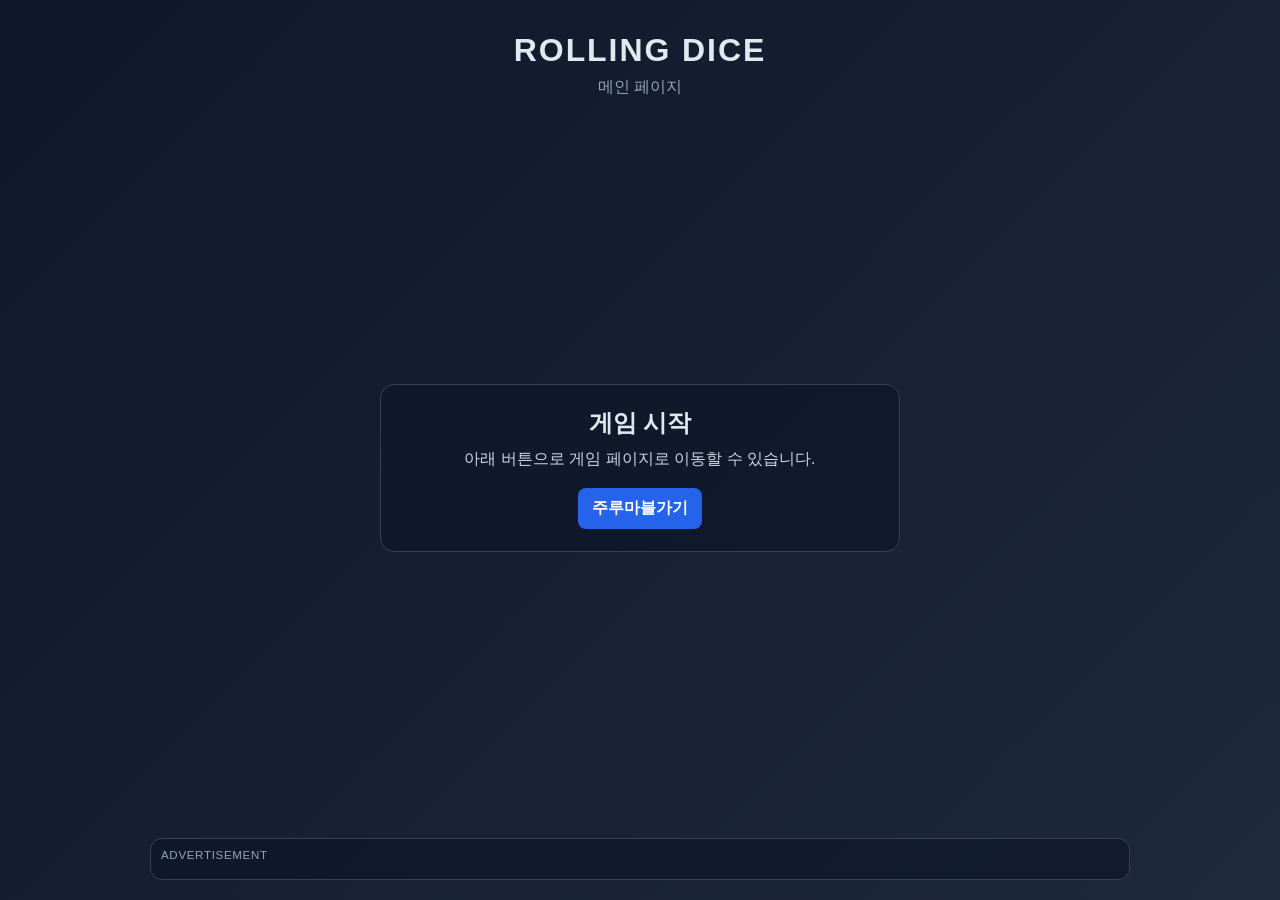
<file: main.html>
<!DOCTYPE html>
<html lang="ko">
<head>
  <meta charset="UTF-8" />
  <meta name="viewport" content="width=device-width, initial-scale=1.0" />
  <title>Rolling Dice Main</title>
  <link rel="stylesheet" href="main.css" />
  <script async src="https://pagead2.googlesyndication.com/pagead/js/adsbygoogle.js?client=ca-pub-6275594997985179"
          crossorigin="anonymous"></script>
</head>
<body>
  <header class="main-header">
    <h1>ROLLING DICE</h1>
    <p>메인 페이지</p>
  </header>

  <main class="main-content">
    <section class="main-card">
      <h2>게임 시작</h2>
      <p>아래 버튼으로 게임 페이지로 이동할 수 있습니다.</p>
      <a class="start-link" href="index.html">주루마블가기</a>
    </section>
  </main>

  <footer class="main-footer">
    <div class="main-ad-wrap">
      <div class="main-ad-label">ADVERTISEMENT</div>
      <ins class="adsbygoogle"
           style="display:block"
           data-ad-client="ca-pub-6275594997985179"
           data-ad-slot="8625515571"
           data-ad-format="auto"
           data-full-width-responsive="true"></ins>
      <script>
           (adsbygoogle = window.adsbygoogle || []).push({});
      </script>
    </div>
  </footer>
</body>
</html>
</file>
<file: style.css>
:root {
  --label-font-size: 10px;
  --label-color: #111827;
  --label-font-family: Arial, sans-serif;
  --left-sidebar-width: 260px;
  --right-sidebar-width: 260px;
}

.app-header {
  position: fixed;
  top: 0;
  left: 0;
  right: 0;
  height: 44px;
  display: flex;
  align-items: center;
  justify-content: center;
  background: rgba(243, 244, 246, 0.96);
  backdrop-filter: blur(2px);
  z-index: 30;
  border-bottom: 1px solid #e5e7eb;
}

.app-title {
  margin: 0;
  font-size: 1.25rem;
  font-weight: 800;
  letter-spacing: 0.06em;
  color: #0f172a;
  text-align: center;
}

.app-title-link {
  color: inherit;
  text-decoration: none;
}

#openPageSettingsBtn {
  position: absolute;
  right: 14px;
  top: 50%;
  transform: translateY(-50%);
  width: 30px;
  height: 30px;
  padding: 0;
  display: inline-flex;
  align-items: center;
  justify-content: center;
  line-height: 1;
  border-radius: 8px;
  border: 1px solid #cbd5e1;
  background: #ffffff;
  color: #111827;
  font-size: 1rem;
  cursor: pointer;
}

#openHelpBtn {
  position: absolute;
  right: 50px;
  top: 50%;
  transform: translateY(-50%);
  width: 30px;
  height: 30px;
  padding: 0;
  display: inline-flex;
  align-items: center;
  justify-content: center;
  line-height: 1;
  border-radius: 8px;
  border: 1px solid #cbd5e1;
  background: #ffffff;
  color: #111827;
  font-size: 1rem;
  cursor: pointer;
}

body {
  font-family: Arial, sans-serif;
  margin: 0;
  padding: 56px calc(var(--right-sidebar-width) + 24px) 48px calc(var(--left-sidebar-width) + 24px);
  line-height: 1.5;
  background: #f3f4f6;
  transition: padding-left 0.2s ease, padding-right 0.2s ease;
}

body.resizing-sidebar {
  user-select: none;
}

body.sidebar-collapsed {
  padding-left: 24px;
  padding-right: calc(var(--right-sidebar-width) + 24px);
}

body.right-sidebar-collapsed {
  padding-left: calc(var(--left-sidebar-width) + 24px);
  padding-right: 24px;
}

body.sidebar-collapsed.right-sidebar-collapsed {
  padding-left: 24px;
  padding-right: 24px;
}

h1 {
  font-size: 1.2rem;
  margin: 0 0 12px;
}

.layout {
  width: 100%;
  margin: 0;
  height: calc(100vh - 48px);
}

.app-footer {
  margin-top: 24px;
}

.ad-banner-wrap {
  width: 100%;
  background: #ffffff;
  border: 1px solid #d1d5db;
  border-radius: 12px;
  padding: 10px;
  box-sizing: border-box;
}

.ad-banner-label {
  font-size: 0.72rem;
  color: #64748b;
  margin-bottom: 8px;
  letter-spacing: 0.06em;
}

.ad-banner-placeholder {
  min-height: 90px;
  border: 1px dashed #94a3b8;
  border-radius: 8px;
  display: flex;
  align-items: center;
  justify-content: center;
  color: #64748b;
  font-size: 0.9rem;
}

.sidebar {
  position: fixed;
  left: 16px;
  top: 56px;
  bottom: 16px;
  width: var(--left-sidebar-width);
  min-width: 220px;
  background: #111827;
  color: #f9fafb;
  border-radius: 12px;
  padding: 16px;
  box-sizing: border-box;
  box-shadow: 0 8px 24px rgba(0, 0, 0, 0.2);
  transition: width 0.2s ease, padding 0.2s ease;
  overflow-y: auto;
  overflow-x: hidden;
  scrollbar-gutter: stable;
  z-index: 10;
}

body.sidebar-collapsed .sidebar {
  display: none;
}

body.sidebar-collapsed .right-sidebar {
  display: block;
}

body.sidebar-collapsed .left-sidebar {
  display: none;
}

body.right-sidebar-collapsed .right-sidebar {
  display: none;
}

body.sidebar-collapsed.right-sidebar-collapsed .right-sidebar {
  display: none;
}

.right-sidebar {
  left: auto;
  right: 16px;
  width: var(--right-sidebar-width);
  overflow-y: auto;
  overflow-x: hidden;
  padding-right: 10px;
}

.sidebar-resize-handle {
  position: absolute;
  top: 8px;
  bottom: 8px;
  width: 10px;
  border-radius: 6px;
  background: rgba(148, 163, 184, 0.2);
  opacity: 0;
  transition: opacity 0.15s ease, background 0.15s ease;
  z-index: 5;
}

.left-sidebar .sidebar-resize-handle {
  right: -5px;
  cursor: ew-resize;
}

.right-sidebar .sidebar-resize-handle {
  left: -5px;
  cursor: ew-resize;
}

.sidebar:hover .sidebar-resize-handle,
body.resizing-sidebar .sidebar-resize-handle {
  opacity: 1;
}

.sidebar-resize-handle:hover {
  background: rgba(148, 163, 184, 0.4);
}

.camera-slot {
  margin-top: 8px;
  height: calc(100% - 70px);
  min-height: 220px;
  border: 1px dashed #475569;
  border-radius: 10px;
  background: #0b1226;
  display: flex;
  align-items: center;
  justify-content: center;
}

.camera-slot-label {
  color: #94a3b8;
  font-size: 1rem;
  font-weight: 700;
  letter-spacing: 1px;
}

#openSidebarBtn {
  position: fixed;
  left: 12px;
  top: 56px;
  width: 32px;
  height: 32px;
  padding: 0;
  border-radius: 8px;
  background: #1f2937;
  border: 1px solid #374151;
  color: #f9fafb;
  font-size: 1.1rem;
  z-index: 20;
  display: none;
}

body.sidebar-collapsed #openSidebarBtn {
  display: inline-flex;
  align-items: center;
  justify-content: center;
}

#openRightSidebarBtn {
  position: fixed;
  right: 12px;
  top: 56px;
  width: 32px;
  height: 32px;
  padding: 0;
  border-radius: 8px;
  background: #1f2937;
  border: 1px solid #374151;
  color: #f9fafb;
  font-size: 1.1rem;
  z-index: 20;
  display: none;
}

body.right-sidebar-collapsed #openRightSidebarBtn {
  display: inline-flex;
  align-items: center;
  justify-content: center;
}


.sidebar-top {
  display: flex;
  align-items: center;
  gap: 10px;
  margin-bottom: 14px;
}

#toggleSidebarBtn {
  width: 32px;
  height: 32px;
  padding: 0;
  border-radius: 8px;
  background: #1f2937;
  border: 1px solid #374151;
  color: #f9fafb;
  font-size: 1.1rem;
}

#toggleRightSidebarBtn {
  width: 32px;
  height: 32px;
  padding: 0;
  border-radius: 8px;
  background: #1f2937;
  border: 1px solid #374151;
  color: #f9fafb;
  font-size: 1.1rem;
}

.right-sidebar #openCamSettingsBtn {
  position: absolute;
  top: 0;
  left: 0;
  width: 32px;
  height: 32px;
  padding: 0;
  border-radius: 8px;
  background: #1f2937;
  border: 1px solid #374151;
  color: #f9fafb;
  font-size: 1.1rem;
}

.right-sidebar .sidebar-top {
  position: relative;
  padding-left: 34px;
  padding-right: 34px;
}

.right-sidebar #toggleRightSidebarBtn {
  position: absolute;
  top: 0;
  right: 0;
}

.reset-game-btn {
  width: 100%;
  margin-top: 10px;
  background: #dc2626;
  border: 1px solid #ef4444;
  color: #fff;
  font-size: 0.88rem;
  padding: 7px 10px;
}

.sidebar-title {
  font-weight: bold;
  white-space: nowrap;
}

.sidebar-help {
  font-size: 0.9rem;
  color: #9ca3af;
  margin: 0 0 14px;
}

.player-count-control {
  margin-bottom: 12px;
  display: grid;
  gap: 6px;
}

.win-condition-control {
  margin-bottom: 12px;
  display: grid;
  gap: 6px;
}

#openWinConditionBtn {
  width: 100%;
  background: #1f2937;
  border: 1px solid #374151;
  color: #f9fafb;
  font-size: 0.86rem;
  padding: 7px 10px;
}

.win-condition-summary {
  font-size: 0.8rem;
  color: #94a3b8;
  line-height: 1.35;
}

.player-name-control {
  margin-bottom: 12px;
  display: grid;
  gap: 6px;
}

.player-name-list {
  display: grid;
  gap: 6px;
}

.player-name-row {
  display: grid;
  grid-template-columns: 22px 1fr;
  gap: 6px;
  align-items: center;
}

.player-token-btn {
  width: 22px;
  height: 22px;
  padding: 0;
  border-radius: 4px;
  border: 1px solid #475569;
  background: #2563eb;
  cursor: pointer;
}

.player-count-row {
  display: grid;
  grid-template-columns: 32px 1fr 32px;
  gap: 6px;
  align-items: center;
}

#playerCountInput {
  width: 100%;
  background: #1f2937;
  color: #f9fafb;
  border: 1px solid #374151;
  border-radius: 6px;
  padding: 6px 8px;
  font-size: 0.9rem;
  text-align: center;
  box-sizing: border-box;
}

.player-name-input {
  width: 100%;
  background: #1f2937;
  color: #f9fafb;
  border: 1px solid #374151;
  border-radius: 6px;
  padding: 6px 8px;
  font-size: 0.9rem;
  box-sizing: border-box;
}

.reset-settings-wrap {
  margin-top: 10px;
}

#resetAllSettingsBtn {
  width: 100%;
  background: #475569;
  border: 1px solid #64748b;
  color: #f8fafc;
  font-size: 0.9rem;
  padding: 8px 10px;
}

#decreasePlayerBtn,
#increasePlayerBtn {
  width: 32px;
  height: 32px;
  padding: 0;
  border-radius: 6px;
  background: #1f2937;
  border: 1px solid #374151;
  color: #f9fafb;
  font-size: 1rem;
}

.sidebar-form {
  margin-top: 0;
}

.sidebar-form .row {
  flex-direction: column;
  gap: 10px;
}

.sidebar-form #checkBtn {
  width: 100%;
}

.text-style-form {
  margin-top: 0;
  border-top: 0;
  padding-top: 0;
  display: grid;
  gap: 6px;
}

.box-style-form {
  margin-top: 0;
  border-top: 0;
  padding-top: 0;
  display: grid;
  gap: 6px;
}

.background-style-form,
.center-text-form,
.cam-panel-form {
  margin-top: 0;
  border-top: 0;
  padding-top: 0;
  display: grid;
  gap: 6px;
}

.dice-style-form {
  display: grid;
  gap: 8px;
}

.dice-side-row {
  display: grid;
  gap: 6px;
}

.dice-style-form input[type="number"] {
  width: 100%;
  background: #1f2937;
  color: #f9fafb;
  border: 1px solid #374151;
  border-radius: 6px;
  padding: 4px 6px;
  font-size: 0.82rem;
  line-height: 1.2;
  box-sizing: border-box;
}

.dice-side-row input[type="checkbox"] {
  /* 토글 느낌을 주기 위한 색상/크기 조정 */
  accent-color: #2563eb;
  transform: scale(1.05);
}

.dice-toggle-row {
  display: flex;
  align-items: center;
  justify-content: space-between;
  gap: 10px;
}

.toggle-switch {
  position: relative;
  width: 46px;
  height: 24px;
  display: inline-block;
  flex: 0 0 auto;
}

.toggle-switch input {
  opacity: 0;
  width: 0;
  height: 0;
  position: absolute;
}

.toggle-slider {
  position: absolute;
  inset: 0;
  background: #334155;
  border: 1px solid #475569;
  border-radius: 999px;
  transition: background 0.2s ease, border-color 0.2s ease;
}

.toggle-slider::after {
  content: "";
  position: absolute;
  top: 50%;
  left: 3px;
  width: 18px;
  height: 18px;
  background: #e5e7eb;
  border-radius: 50%;
  transform: translate(0, -50%);
  transition: transform 0.2s ease, background 0.2s ease;
}

.toggle-switch input:checked + .toggle-slider {
  background: #2563eb;
  border-color: #1d4ed8;
}

.toggle-switch input:checked + .toggle-slider::after {
  transform: translate(22px, -50%);
  background: #ffffff;
}

.toggle-switch input:focus + .toggle-slider {
  outline: 2px solid rgba(37, 99, 235, 0.35);
  outline-offset: 2px;
}

.dice-style-form button {
  background: #2563eb;
  border: 1px solid transparent;
  color: #fff;
}

.dice-result {
  white-space: pre-wrap;
  color: #e5e7eb;
  font-size: 0.9rem;
  line-height: 1.4;
}

.sidebar-group {
  margin-top: 10px;
  border: 1px solid #374151;
  border-radius: 8px;
  background: #0f172a;
  overflow: hidden;
}

.sidebar-group-title {
  cursor: pointer;
  list-style: none;
  padding: 8px 10px;
  font-size: 0.85rem;
  font-weight: bold;
  color: #e5e7eb;
  background: #111827;
  user-select: none;
}

.sidebar-group-title::-webkit-details-marker {
  display: none;
}

.sidebar-group-title::after {
  content: "▾";
  float: right;
  color: #9ca3af;
}

.sidebar-group:not([open]) .sidebar-group-title::after {
  content: "▸";
}

.sidebar-group-content {
  padding: 10px;
}

.style-label {
  font-size: 0.8rem;
  color: #9ca3af;
}

.text-style-form input,
.text-style-form select,
.dice-style-form input,
.dice-style-form select,
.box-style-form input,
.box-style-form select,
.background-style-form input,
.center-text-form textarea,
.cam-panel-form input {
  width: 100%;
  background: #1f2937;
  color: #f9fafb;
  border: 1px solid #374151;
  border-radius: 6px;
  padding: 6px 8px;
  font-size: 0.9rem;
  box-sizing: border-box;
}

#clearBackgroundImageBtn {
  margin-top: 4px;
  background: #334155;
  border: 1px solid #475569;
  color: #f8fafc;
  font-size: 0.85rem;
  padding: 6px 8px;
}

#clearCamImageBtn {
  margin-top: 4px;
  background: #334155;
  border: 1px solid #475569;
  color: #f8fafc;
  font-size: 0.85rem;
  padding: 6px 8px;
}

#clearBoxImageBtn {
  margin-top: 4px;
  background: #334155;
  border: 1px solid #475569;
  color: #f8fafc;
  font-size: 0.85rem;
  padding: 6px 8px;
}

.center-text-form textarea {
  resize: vertical;
  min-height: 58px;
}

.sidebar-list-wrap {
  margin-top: 0;
  border-top: 0;
  padding-top: 0;
  overflow-y: auto;
  max-height: calc(100vh - 260px);
}

.number-list {
  list-style: none;
  margin: 0;
  padding: 0;
}

.number-list-item {
  margin-bottom: 6px;
}

.number-list-row {
  display: flex;
  gap: 6px;
  align-items: center;
}

.number-list-input {
  width: 100%;
  background: #1f2937;
  color: #f9fafb;
  border: 1px solid #374151;
  border-radius: 6px;
  padding: 6px 8px;
  font-size: 0.9rem;
  font-family: Arial, sans-serif;
  box-sizing: border-box;
}

.item-style-toggle {
  width: 32px;
  min-width: 32px;
  height: 32px;
  padding: 0;
  border-radius: 6px;
  background: #1f2937;
  border: 1px solid #374151;
  color: #f9fafb;
  display: inline-flex;
  align-items: center;
  justify-content: center;
}

.item-style-panel {
  display: none;
  margin-top: 6px;
  padding: 8px;
  border: 1px solid #374151;
  border-radius: 6px;
  background: #0f172a;
}

.number-list-item.style-open .item-style-panel {
  display: grid;
  gap: 6px;
}

.item-style-panel input,
.item-style-panel select {
  width: 100%;
  background: #1f2937;
  color: #f9fafb;
  border: 1px solid #374151;
  border-radius: 6px;
  padding: 6px 8px;
  font-size: 0.85rem;
  box-sizing: border-box;
}

.role-toggle-btn {
  width: 100%;
  background: #1f2937;
  border: 1px solid #374151;
  color: #f9fafb;
  border-radius: 6px;
  padding: 6px 8px;
  font-size: 0.85rem;
  cursor: pointer;
}

.role-current-display {
  margin-top: 6px;
  padding: 6px 8px;
  border: 1px dashed #334155;
  border-radius: 6px;
  background: #0b1226;
  color: #cbd5e1;
  font-size: 0.82rem;
  line-height: 1.35;
}

.role-list-panel {
  display: none;
  margin-top: 6px;
  border-top: 1px dashed #334155;
  padding-top: 8px;
}

.item-style-panel.role-open .role-list-panel {
  display: block;
}

.role-list {
  list-style: none;
  margin: 0;
  padding: 0;
  display: grid;
  gap: 6px;
}

.role-list-item {
  background: #0f172a;
  border: 1px solid #374151;
  color: #e5e7eb;
  border-radius: 6px;
  padding: 6px 8px;
  font-size: 0.85rem;
}

.role-option-btn.selected {
  background: #2563eb;
  border-color: #1d4ed8;
  color: #ffffff;
}

.role-option-btn {
  width: 100%;
  background: #1f2937;
  border: 1px solid #374151;
  color: #f9fafb;
  border-radius: 6px;
  padding: 6px 8px;
  font-size: 0.85rem;
  cursor: pointer;
}

/* 특수칸 지정 모달 */
.role-modal {
  position: fixed;
  inset: 0;
  display: none;
  align-items: center;
  justify-content: center;
  z-index: 1000;
}

.role-modal[aria-hidden="false"] {
  display: flex;
}

.role-modal-backdrop {
  position: absolute;
  inset: 0;
  background: rgba(15, 23, 42, 0.6);
}

.role-modal-content {
  position: relative;
  width: min(520px, calc(100vw - 32px));
  background: #0f172a;
  border: 1px solid #334155;
  border-radius: 12px;
  box-shadow: 0 16px 48px rgba(0, 0, 0, 0.35);
  padding: 14px 14px 16px;
  color: #e5e7eb;
}

.role-modal-header {
  display: flex;
  align-items: center;
  justify-content: space-between;
  margin-bottom: 10px;
}

.role-modal-title {
  font-weight: 800;
  font-size: 1rem;
}

.role-modal-close {
  width: 34px;
  height: 34px;
  padding: 0;
  border-radius: 10px;
  border: 1px solid #334155;
  background: #111827;
  color: #e5e7eb;
  cursor: pointer;
  font-size: 1.1rem;
}

.role-modal-body {
  display: grid;
  gap: 10px;
}

#roleSelect {
  width: 100%;
  background: #1f2937;
  color: #f9fafb;
  border: 1px solid #374151;
  border-radius: 8px;
  padding: 8px 10px;
  font-size: 0.95rem;
}

#roleNInput {
  width: 100%;
  background: #1f2937;
  color: #f9fafb;
  border: 1px solid #374151;
  border-radius: 8px;
  padding: 8px 10px;
  font-size: 0.95rem;
  box-sizing: border-box;
}

#roleNInput:disabled {
  opacity: 0.6;
}

.role-modal-effect {
  background: #0b1226;
  border: 1px solid #1f2a44;
  border-radius: 10px;
  padding: 10px;
}

.role-effect-text {
  margin-top: 6px;
  font-size: 0.9rem;
  line-height: 1.4;
  white-space: pre-wrap;
}

.role-modal-actions {
  margin-top: 12px;
  display: flex;
  gap: 8px;
  justify-content: flex-end;
}

.tutorial-list {
  margin: 0;
  padding-left: 18px;
  display: grid;
  gap: 8px;
  color: #cbd5e1;
  font-size: 0.9rem;
  line-height: 1.45;
}

.tutorial-note {
  color: #e2e8f0;
  font-size: 0.9rem;
  line-height: 1.4;
  margin-bottom: 8px;
}

.tutorial-carousel {
  margin-top: 6px;
  border: 1px solid #334155;
  border-radius: 12px;
  padding: 10px;
  display: grid;
  grid-template-columns: 34px 1fr 34px;
  gap: 8px;
  align-items: center;
  background: #0b1226;
}

.tutorial-nav {
  width: 34px;
  height: 34px;
  padding: 0;
  border-radius: 8px;
  border: 1px solid #475569;
  background: #1f2937;
  color: #f8fafc;
  font-size: 1.1rem;
  line-height: 1;
}

.tutorial-visual {
  min-height: 168px;
  border: 1px solid #475569;
  border-radius: 10px;
  background: #111827;
  display: grid;
  align-content: center;
  justify-items: center;
  text-align: center;
  padding: 12px;
}

.tutorial-visual-title {
  color: #f8fafc;
  font-size: 1rem;
  font-weight: 700;
  margin-bottom: 10px;
}

.tutorial-visual-body {
  color: #cbd5e1;
  font-size: 0.92rem;
  line-height: 1.45;
}

.tutorial-mock-card {
  width: min(260px, 100%);
  border: 1px solid #334155;
  border-radius: 10px;
  background: #0f172a;
  padding: 10px;
  display: grid;
  gap: 8px;
  text-align: left;
}

.tutorial-mock-label {
  color: #cbd5e1;
  font-size: 0.82rem;
  font-weight: 700;
}

.tutorial-mock-select {
  height: 32px;
  border: 1px solid #374151;
  border-radius: 6px;
  background: #f8fafc;
  color: #0f172a;
  font-size: 0.9rem;
  display: flex;
  align-items: center;
  padding: 0 10px;
  box-sizing: border-box;
}

.tutorial-mock-btn {
  height: 38px;
  border-radius: 8px;
  background: #3b5fd4;
  color: #ffffff;
  font-size: 0.95rem;
  font-weight: 700;
  display: flex;
  align-items: center;
  justify-content: center;
}

.tutorial-mock-btn-muted {
  background: #475569;
}

.tutorial-mock-btn-danger {
  background: #dc2626;
}

.tutorial-mock-inline {
  display: grid;
  grid-template-columns: 1fr 1fr;
  gap: 8px;
  align-items: center;
}

.tutorial-mock-input {
  height: 32px;
  border: 1px solid #374151;
  border-radius: 6px;
  background: #0b1226;
  color: #cbd5e1;
  font-size: 0.82rem;
  display: flex;
  align-items: center;
  padding: 0 10px;
  box-sizing: border-box;
}

.tutorial-mock-stepper {
  display: grid;
  grid-template-columns: 28px 1fr 28px;
  gap: 6px;
  align-items: center;
}

.tutorial-mock-step-btn,
.tutorial-mock-step-value {
  height: 30px;
  border: 1px solid #374151;
  border-radius: 6px;
  display: flex;
  align-items: center;
  justify-content: center;
  font-size: 0.85rem;
  color: #e2e8f0;
  background: #111827;
}

.tutorial-mock-player-row {
  display: grid;
  grid-template-columns: 18px 1fr;
  gap: 8px;
  align-items: center;
}

.tutorial-mock-token {
  width: 16px;
  height: 16px;
  border-radius: 3px;
  background: #2563eb;
  border: 1px solid #1e3a8a;
}

.tutorial-mock-token-alt {
  background: #16a34a;
  border-color: #166534;
}

.tutorial-mock-player-name {
  color: #e2e8f0;
  font-size: 0.85rem;
}

.tutorial-mock-chip-row {
  display: grid;
  gap: 6px;
}

.tutorial-mock-chip {
  padding: 5px 8px;
  border: 1px solid #334155;
  border-radius: 999px;
  color: #cbd5e1;
  font-size: 0.78rem;
  width: fit-content;
}

.tutorial-mock-note {
  color: #94a3b8;
  font-size: 0.78rem;
  line-height: 1.35;
}

.tutorial-mock-dice-row {
  display: flex;
  justify-content: space-between;
  align-items: center;
  color: #e2e8f0;
  font-size: 0.84rem;
}

.tutorial-mock-toggle {
  width: 34px;
  height: 20px;
  border-radius: 999px;
  background: #334155;
  border: 1px solid #475569;
  position: relative;
}

.tutorial-mock-toggle::after {
  content: "";
  position: absolute;
  top: 2px;
  left: 2px;
  width: 14px;
  height: 14px;
  border-radius: 50%;
  background: #e2e8f0;
}

.tutorial-mock-toggle.on {
  background: #2563eb;
  border-color: #1d4ed8;
}

.tutorial-mock-toggle.on::after {
  left: 16px;
  background: #ffffff;
}

.tutorial-mock-center-dice {
  height: 40px;
  border: 1px solid #334155;
  border-radius: 8px;
  background: #111827;
  display: flex;
  align-items: center;
  justify-content: center;
  color: #f8fafc;
  font-size: 1.1rem;
  letter-spacing: 6px;
}

.tutorial-dots {
  margin-top: 10px;
  display: flex;
  justify-content: center;
  gap: 8px;
}

.tutorial-dot {
  width: 10px;
  height: 10px;
  padding: 0;
  border-radius: 50%;
  border: 1px solid #94a3b8;
  background: transparent;
}

.tutorial-dot.active {
  background: #f8fafc;
  border-color: #f8fafc;
}

.tutorial-caption {
  margin-top: 10px;
  color: #e2e8f0;
  font-size: 0.9rem;
  line-height: 1.45;
  text-align: center;
}

.tutorial-subtitle {
  margin-top: 6px;
  margin-bottom: 8px;
  color: #f8fafc;
  font-size: 0.92rem;
  font-weight: 700;
}

.tutorial-example-list {
  margin: 0;
  padding-left: 18px;
  display: grid;
  gap: 6px;
  color: #cbd5e1;
  font-size: 0.9rem;
  line-height: 1.4;
}

.role-clear-btn {
  background: #334155;
  border: 1px solid #475569;
  color: #f8fafc;
  padding: 8px 12px;
  border-radius: 10px;
  cursor: pointer;
  font-weight: 700;
}

.role-apply-btn {
  background: #2563eb;
  border: 1px solid transparent;
  color: #fff;
  padding: 8px 12px;
  border-radius: 10px;
  cursor: pointer;
  font-weight: 700;
}

.role-clear-btn,
.role-apply-btn {
  font-size: 0.95rem;
}

.role-option-btn:disabled {
  opacity: 0.6;
  cursor: not-allowed;
}

.item-style-reset {
  margin-top: 4px;
  background: #334155;
  border: 1px solid #475569;
  color: #f8fafc;
  font-size: 0.8rem;
  padding: 6px 8px;
}

body.sidebar-collapsed .left-sidebar .sidebar-title,
body.sidebar-collapsed .left-sidebar .sidebar-help,
body.sidebar-collapsed .left-sidebar .win-condition-control,
body.sidebar-collapsed .left-sidebar .player-count-control,
body.sidebar-collapsed .left-sidebar .player-name-control,
body.sidebar-collapsed .left-sidebar .reset-settings-wrap,
body.sidebar-collapsed .left-sidebar .sidebar-form,
body.sidebar-collapsed .left-sidebar .text-style-form,
body.sidebar-collapsed .left-sidebar .box-style-form,
body.sidebar-collapsed .left-sidebar .background-style-form,
body.sidebar-collapsed .left-sidebar .center-text-form,
body.sidebar-collapsed .left-sidebar .cam-panel-form,
body.sidebar-collapsed .left-sidebar .sidebar-list-wrap,
body.sidebar-collapsed .left-sidebar .sidebar-group {
  display: none;
}

.content {
  width: 100%;
  height: 100%;
  background: #fff;
  border: 1px solid #e5e7eb;
  border-radius: 12px;
  padding: 16px;
  box-sizing: border-box;
  display: flex;
  flex-direction: column;
  position: relative;
}

.row {
  display: flex;
  gap: 8px;
  margin-bottom: 12px;
}

input {
  flex: 1;
  padding: 8px;
  font-size: 1rem;
  border: 1px solid #9ca3af;
  border-radius: 6px;
}

button {
  padding: 8px 12px;
  font-size: 1rem;
  cursor: pointer;
  border: 1px solid transparent;
  border-radius: 6px;
  background: #2563eb;
  color: #fff;
}

#boxContainer {
  position: relative;
  margin-top: 14px;
  min-height: 120px;
  flex: 1;
  width: 100%;
  overflow: hidden;
}

.center-text-overlay {
  position: absolute;
  left: 50%;
  top: 50%;
  transform: translate(-50%, -50%);
  color: #334155;
  font-size: 22px;
  font-weight: bold;
  text-align: center;
  white-space: pre-wrap;
  pointer-events: none;
  max-width: 70%;
  display: flex;
  flex-direction: column;
  align-items: center;
  justify-content: center;
  gap: 6px;
}

.center-dice-overlay {
  display: flex;
  align-items: center;
  justify-content: center;
  gap: 6px;
  pointer-events: auto;
  cursor: pointer;
}

.center-dice-overlay .dice-icon {
  font-size: 52px; /* 주사위 2배 */
  line-height: 1;
}

.center-text-display {
  display: block;
}

.center-dice-result {
  font-size: 14px;
  font-weight: 600;
  color: #94a3b8;
  text-align: center;
  line-height: 1.3;
  white-space: pre-wrap;
}

.number-box {
  position: absolute;
}

.number-box-inner {
  position: absolute;
  display: flex;
  align-items: center;
  justify-content: center;
  font-size: var(--label-font-size);
  color: var(--label-color);
  font-family: var(--label-font-family);
  white-space: nowrap;
  overflow: hidden;
  text-overflow: ellipsis;
  padding: 0 2px;
  box-sizing: border-box;
}

.number-box-label {
  width: 100%;
  text-align: center;
  line-height: 1.2;
  padding-bottom: 14px;
  box-sizing: border-box;
}

.start-token-wrap {
  position: absolute;
  left: 4px;
  right: 4px;
  bottom: 4px;
  display: flex;
  flex-wrap: wrap;
  justify-content: center;
  gap: 2px;
}

.start-token {
  border-radius: 2px;
  border: 1px solid #1e3a8a;
  box-sizing: border-box;
}

@media (max-width: 760px) {
  body {
    padding: 16px;
  }

  .layout {
    display: block;
  }

  .sidebar {
    position: static;
    width: 100%;
    min-width: 0;
    margin-bottom: 12px;
    transform: none;
  }

  .right-sidebar {
    right: auto;
  }

  body.sidebar-collapsed {
    padding: 16px;
  }

  body.right-sidebar-collapsed {
    padding: 16px;
  }

  #openSidebarBtn {
    left: 16px;
    top: 16px;
  }

  #openRightSidebarBtn {
    right: 16px;
    top: 16px;
  }

  body.sidebar-collapsed .left-sidebar {
    display: none;
  }

  body.right-sidebar-collapsed .right-sidebar {
    display: none;
  }

  .content {
    height: auto;
  }
}
</file>
<file: main.css>
* {
  box-sizing: border-box;
}

body {
  margin: 0;
  min-height: 100vh;
  font-family: Arial, sans-serif;
  background: linear-gradient(135deg, #0f172a 0%, #1e293b 100%);
  color: #e2e8f0;
  display: flex;
  flex-direction: column;
}

.main-header {
  padding: 32px 20px 12px;
  text-align: center;
}

.main-header h1 {
  margin: 0;
  font-size: 2rem;
  letter-spacing: 0.06em;
}

.main-header p {
  margin: 8px 0 0;
  color: #94a3b8;
}

.main-content {
  flex: 1;
  display: grid;
  place-items: center;
  padding: 20px;
}

.main-card {
  width: min(520px, 100%);
  background: rgba(15, 23, 42, 0.72);
  border: 1px solid #334155;
  border-radius: 14px;
  padding: 22px;
  text-align: center;
}

.main-card h2 {
  margin: 0 0 10px;
}

.main-card p {
  margin: 0 0 18px;
  color: #cbd5e1;
}

.start-link {
  display: inline-block;
  padding: 10px 14px;
  border-radius: 8px;
  background: #2563eb;
  color: #fff;
  text-decoration: none;
  font-weight: 700;
}

.main-footer {
  padding: 12px 20px 20px;
}

.main-ad-wrap {
  width: min(980px, 100%);
  margin: 0 auto;
  background: rgba(15, 23, 42, 0.72);
  border: 1px solid #334155;
  border-radius: 12px;
  padding: 10px;
}

.main-ad-label {
  font-size: 0.72rem;
  color: #94a3b8;
  margin-bottom: 8px;
  letter-spacing: 0.06em;
}
</file>
